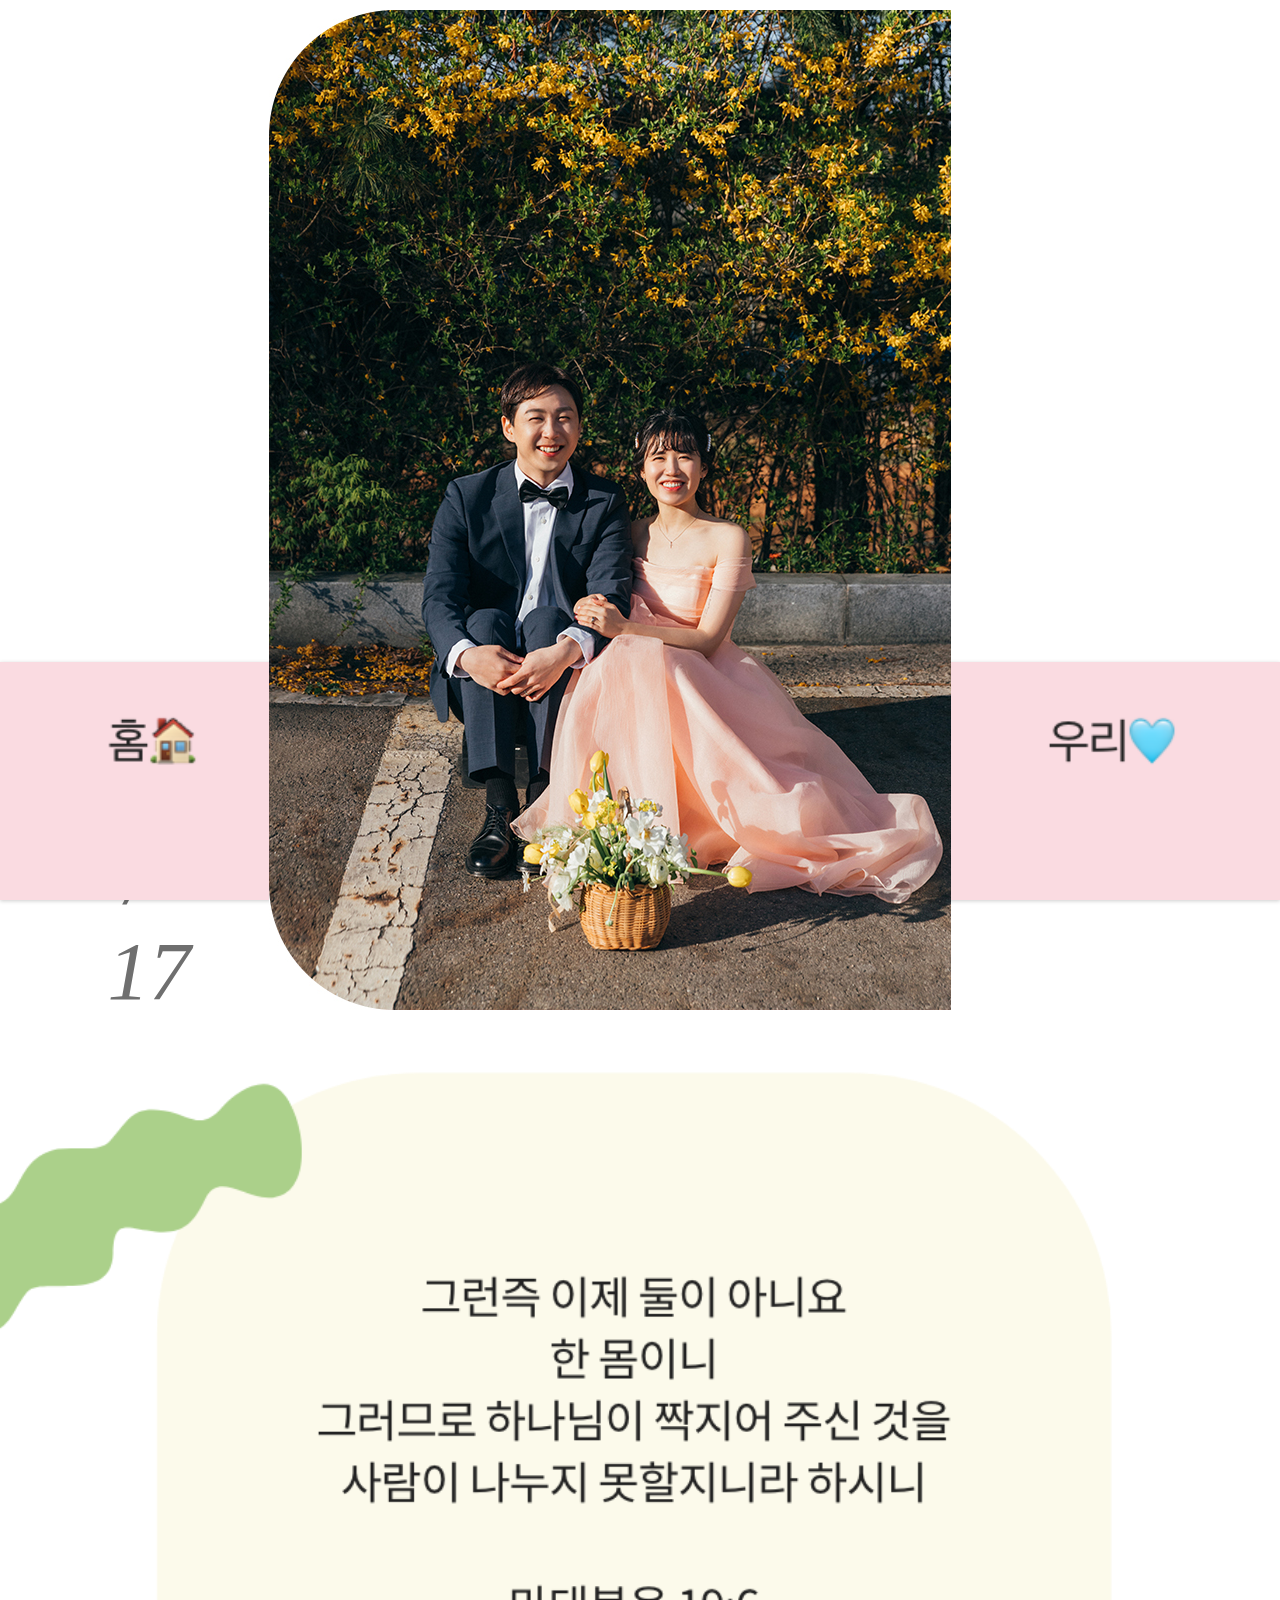
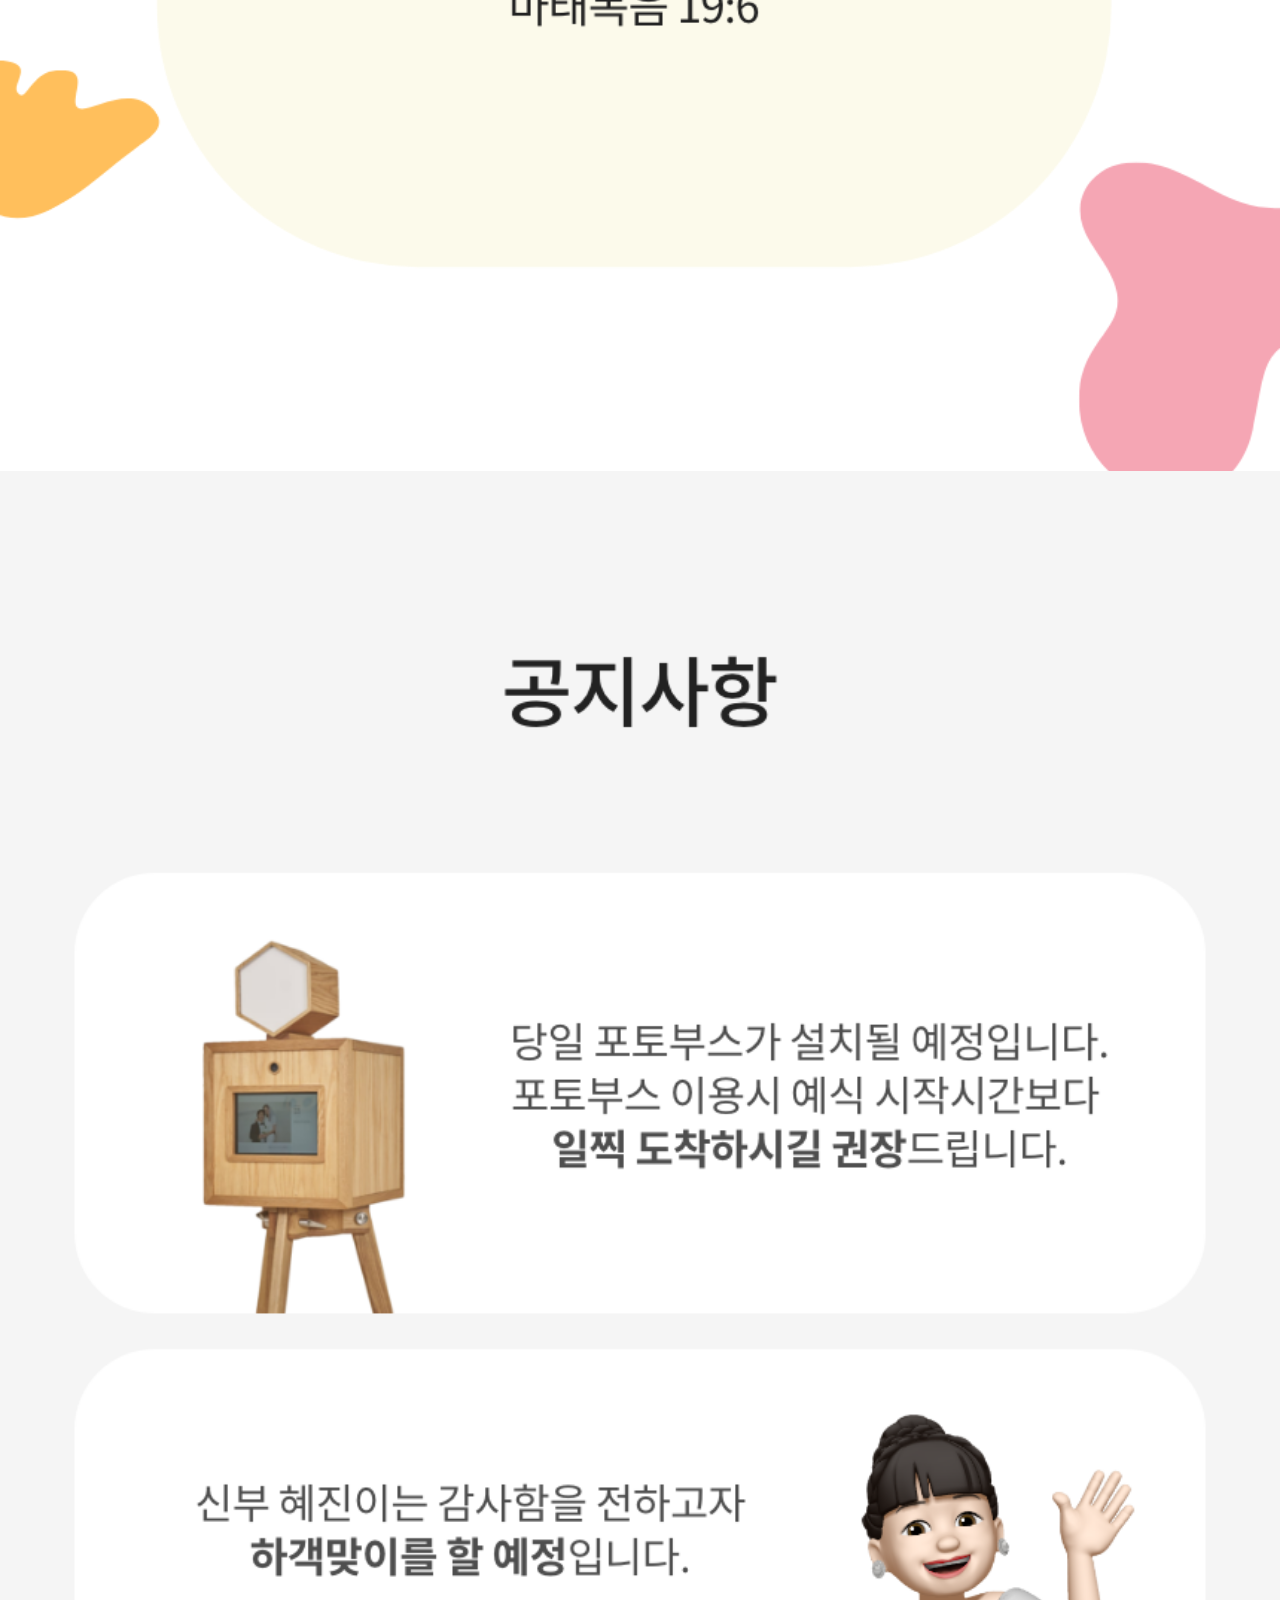
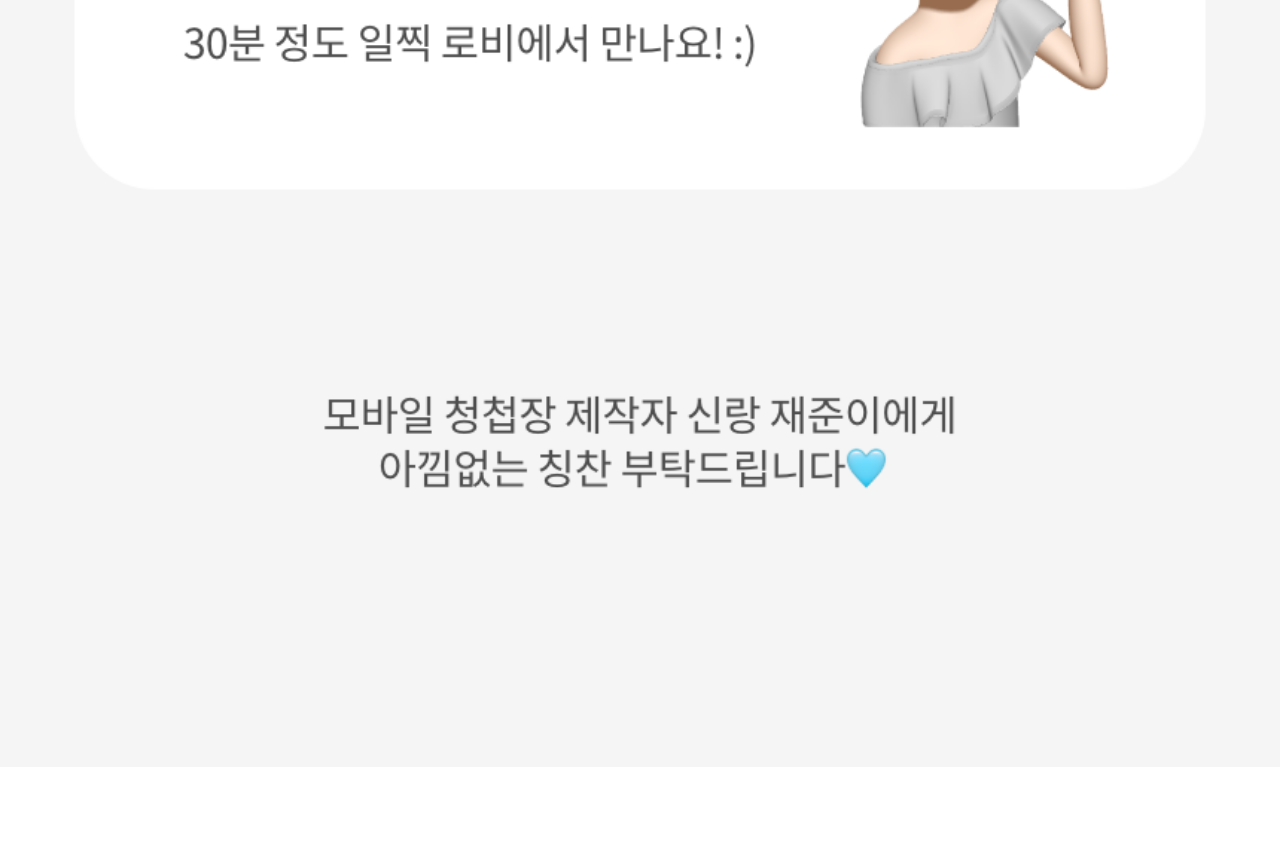
<file: index.html>
<!DOCTYPE html>
<html lang="ko">

<head>
    <meta charset="UTF-8">
    <meta name="viewport" content="width=device-width, initial-scale=1.0">
    <title>재준♥︎혜진 결혼합니다!</title>
    <meta property="og:description" content="2월 17일 오후 3시 30분! 강동역 루벨!" />
    <link rel="stylesheet" href="https://cdn.jsdelivr.net/npm/swiper@11/swiper-bundle.min.css" />
    <script src="https://cdn.jsdelivr.net/npm/swiper@11/swiper-bundle.min.js"></script>
    <link rel="stylesheet" href="styles.css">


    <meta name="theme-color" content="#white" />

    <meta name="apple-mobile-web-app-capable" content="yes" />
    <meta name="apple-mobile-web-app-status-bar-style" content="#white" />
</head>

<body>
    <main class="main-content">
        <div class="sidebar">
            <section class="wedding-date">
                <time datetime="2023-02-17">02 / 17</time>
            </section>
        </div>
        <div class="photo-container">
            <!-- Slider main container -->
            <div class="swiper">
                <!-- Additional required wrapper -->
                <div class="swiper-wrapper">
                    <!-- Slides -->
                    <div class="swiper-slide">
                        <img src="01_메인화면/01_main_02.jpg" alt="웨딩사진2">
                    </div>
                    <div class="swiper-slide">
                        <img src="01_메인화면/01_main_01.jpg" alt="웨딩사진1">
                    </div>
                    <div class="swiper-slide">
                        <img src="01_메인화면/01_main_03.jpg" alt="웨딩사진3">
                    </div>
                    <div class="swiper-slide">
                        <img src="01_메인화면/01_main_04.jpg" alt="웨딩사진4">
                    </div>
                </div>
                <!-- If we need pagination -->
                <div class="swiper-pagination"></div>

            </div>

        </div>

    </main>


    <img id='wedding-quote' src="01_메인화면/bottom.png" alt="청첩장 문구">

    <img id='notice' src="01_메인화면/공지사항.png" alt="공지사항">

    <footer>
        <nav class="navigation-bar">
            <a href="index.html" class="nav-button">
                <img src="00_공통/홈.png" alt="홈">
            </a>
            <a href="map.html" class="nav-button">
                <img src="00_공통/위치 및 시간.png" alt="위치 및 시간">
            </a>
            <a href="contact.html" class="nav-button">
                <img src="00_공통/마음 전할 곳.png" alt="마음 전할 곳">
            </a>
            <a href="us.html" class="nav-button">
                <img src="00_공통/우리.png" alt="우리">
            </a>
            <!-- 더 많은 버튼이 필요하다면 위와 같이 추가 -->
        </nav>
    </footer>

    <script>
        const swiper = new Swiper('.swiper', {
            // Optional parameters
            loop: true,

            // If we need pagination
            pagination: {
                el: '.swiper-pagination',
            },

        });
    </script>

    <style>
        .swiper {
            display: flex;
            /* 플렉스 컨테이너로 설정합니다. */
            justify-content: flex-end;
            /* 자식 요소들을 컨테이너의 끝(우측)으로 정렬합니다. */
            align-items: flex-end;
            /* 이미지를 세로 중앙에 정렬합니다. */
        }

        .swiper .swiper-pagination-bullet {
            background-color: #ffffff;
            width: 2vw;
            height: 2vw;
        }

        .swiper .swiper-pagination-bullets {
            width: initial;
            left: initial;
            right: 1.75vw;
        }

        .swiper-slide img {
            max-width: 100%;
            /* 이미지가 부모 요소의 100% 너비를 넘지 않도록 합니다. */
            height: auto;
            /* 너비에 따라 높이가 자동으로 조정되도록 합니다. */
            margin: 0.75vw 0;
            /* 상하 여백을 화면 너비의 백분율로 설정합니다. */
            display: block;
            /* 이미지가 블록 레벨 요소처럼 행동하게 합니다. */
            object-fit: cover;
            /* 이미지가 컨테이너를 가득 채우도록 합니다. */
        }
    </style>
</body>

</html>
</file>
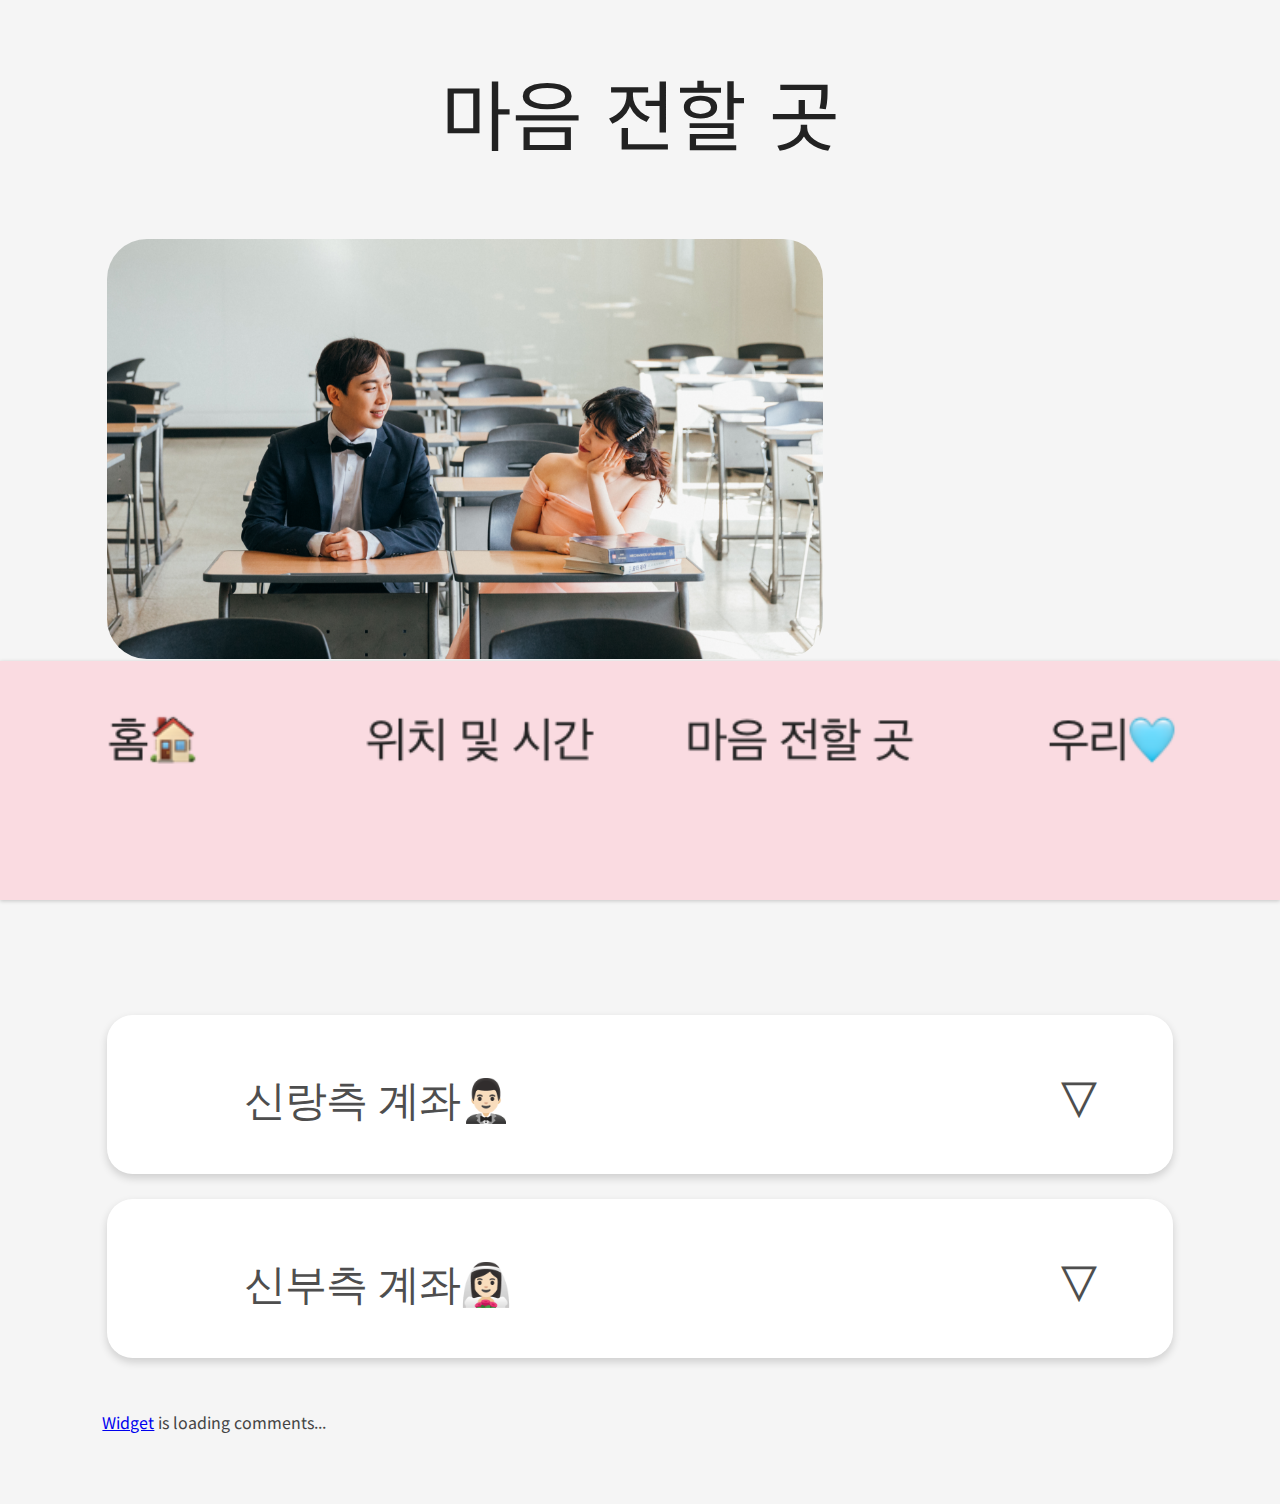
<file: contact.html>
<!DOCTYPE html>
<html lang="ko">

<head>
    <meta charset="UTF-8">
    <meta name="viewport" content="width=device-width, initial-scale=1.0">
    <meta name=”format-detection” content=”telephone=no” >
    <title>재준♥︎혜진 결혼합니다!</title>
    <link href="https://fonts.googleapis.com/css2?family=Noto+Sans+KR:wght@100;300;400;500;700;900&display=swap"
        rel="stylesheet">
    <link rel="stylesheet" href="styles.css">
    <link rel="stylesheet" href="contentstyles.css">
    <link rel="stylesheet" type="text/css"
        href="https://www.htmlcommentbox.com/static/skins/bootstrap/twitter-bootstrap.css?v=0" />
    

    <meta name="theme-color" content="#white" >

    <meta name="apple-mobile-web-app-capable" content="yes" >
    <meta name="apple-mobile-web-app-status-bar-style" content="#white" >
</head>

<body>

    <script src="contact.js"></script>
    <main>
        
        <div class="title-container">
            <h1>마음 전할 곳</h1>
        </div>

        <div class="give-mind-container">
            <img src="03_마음 전할 곳/마음전할사진.png">
            <div class="mind-text-container">
                <img src="03_마음 전할 곳/신랑신부.png" style="height: 4.42vw;">
                <div class="contact-button" onclick="showContact()">
                    <img src="03_마음 전할 곳/연락하기.png" style="height: 7.44vw;">
                </div>
            </div>
        </div>

        <div class="account-info">
            <div class="account-box">
                <div type="button" class="collapsible" onclick="collapse(this);">
                    <p>신랑측 계좌🤵🏻‍♂️</p> </div>
                <div class="account-contant">
                    <p>토스뱅크 1000-7063-4211 &nbsp;&nbsp;&nbsp;&nbsp;&nbsp;&nbsp;&nbsp;(예금주: 이재준)</p>
                    <p>기업은행 545-004536-01-014 (예금주: 이유갑)</p>
                </div>
            </div>

            <div class="account-box">
                <div type="button" class="collapsible" onclick="collapse(this);">
                    <p>신부측 계좌👰🏻‍♀️</p>
                </div>
                <div class="account-contant">
                    <p>국민은행 054902-04-167065 &nbsp;&nbsp;(예금주: 유혜진)</p>
                    <p>기업은행 042-028123-02-018 (예금주: 서해경)</p>
                </div>
            </div>
        </div>

        <div class="HCB_container">
            <div id="HCB_comment_box"><a href="http://www.htmlcommentbox.com">Widget</a> is loading comments...</div>
        </div>
        
        
        <!-- customize labels of htmlcommentbox.com -->
        <script>
            /* This code goes ABOVE the main HTML Comment Box code!
             replace the text in the single quotes below to customize labels.*/
            hcb_user = {
                /* L10N */
                comments_header: '방명록',
                name_label: '이름을 입력해주세요',
                content_label: '내용을 입력해주세요.',
                submit: '등록',
                logout_link: '<img title="log out" src="https://www.htmlcommentbox.com/static/images/door_out.svg" alt="[logout]" class="hcb-icon hcb-door-out"/>',
                admin_link: '<img src="https://www.htmlcommentbox.com/static/images/door_in.svg" alt="[login]" class="hcb-icon hcb-door-in"/>',
                no_comments_msg: 'No one has commented yet. Be the first!',
                add: 'Add your comment',
                again: 'Post another comment',
                rss: '<img src="https://www.htmlcommentbox.com/static/images/feed.svg" class="hcb-icon" alt="rss"/> ',
                said: 'said:',
                prev_page: '<img src="https://www.htmlcommentbox.com/static/images/arrow_left.png" class="hcb-icon" title="previous page" alt="[prev]"/>',
                next_page: '<img src="https://www.htmlcommentbox.com/static/images/arrow_right.png" class="hcb-icon" title="next page" alt="[next]"/>',
                showing: 'Showing',
                to: 'to',
                website_label: 'website (optional)',
                email_label: 'email',
                anonymous: '익명',
                mod_label: '(mod)',
                subscribe: 'Email Me Replies',
                add_image: 'Add Image',
                are_you_sure: 'Do you want to flag this comment as inappropriate?',

                reply: 'Reply',
                flag: 'Flag',
                like: 'Like',

                /* dates */
                days_ago: 'days ago',
                hours_ago: 'hours ago',
                minutes_ago: 'minutes ago',
                within_the_last_minute: 'within the last minute',

                msg_thankyou: '방명록 남겨주셔서 감사합니다! 행복하게 살겠습니다!',
                msg_approval: 'NOTE: This comment is not published until approved',
                msg_approval_required: 'Thank you for commenting! Your comment will appear once approved by a moderator.',

                err_bad_html: 'Your comment contained bad html.',
                err_bad_email: 'Please enter a valid email address.',
                err_too_frequent: '조금 기다리신 후 다시 작성 해 주세요.',
                err_comment_empty: '내용이 입력되지 않아 방명록이 등록되지 않았습니다.',
                err_denied: 'Your comment was not accepted.',
                err_unknown: 'Your comment was blocked for unknown reasons, please report this.',
                err_spam: 'Your comment was detected as spam.',
                err_blocked: 'Your comment was blocked by site policy.',

                /* SETTINGS */
                MAX_CHARS: 8192,
                PAGE: '', /* ID of the webpage to show comments for. defaults to the webpage the user is currently visiting. */
                ON_COMMENT: function () { }, /* Function to call after commenting. */
                RELATIVE_DATES: true /* show dates in the form "X hours ago." etc. */
            };
        </script>
        <!-- done customizing labels of htmlcommentbox.com -->
        <script type="text/javascript"
            id="hcb">  if (!window.hcb_user) { hcb_user = {}; } (function () { var s = document.createElement("script"), l = hcb_user.PAGE || ("" + window.location).replace(/'/g, "%27"), h = "https://www.htmlcommentbox.com"; s.setAttribute("type", "text/javascript"); s.setAttribute("src", h + "/jread?page=" + encodeURIComponent(l).replace("+", "%2B") + "&mod=%241%24wq1rdBcg%24G0LZ8KtzlUebUNu4fg%2Fks1" + "&opts=16798&num=10&ts=1705048693798"); if (typeof s != "undefined") document.getElementsByTagName("head")[0].appendChild(s); })();  </script>
<!-- 
        <div class="StD" style="text-align: center; margin: 0">
            <p style="font-family: 'Bodoni 72'; font-style: italic; font-size: 8.14vw;">
                Thank you!
            </p>
        </div> -->
        <link rel="stylesheet" href="CommentStyle.css">

        <!-- Contact Overlay (initially hidden) -->
        <div class="contact-overlay" id="ContactOverlay" style="display: none;">
            <div class="contact-container">
                <div style="text-align: center; font-size: 5.6vw; margin: 6.28vw;"> 📞 </div>
                <hr color="#F2F2F2" ;>
                <div class="contact-content">
                    <div class="identity-man">신랑</div>
                    <div class="name">이재준</div>
                    <div class="icon-container" style="width: 17vw;">
                        <a href="tel:010-2805-4208" target="_blank" class="map-button">
                            <img src="03_마음 전할 곳/Icon_통화.png" alt="전화_이재준">
                        </a>
                        <a href="sms:010-2805-4208" target="_blank" class="map-button">
                            <img src="03_마음 전할 곳/Icon_메시지.png" alt="메시지_이재준">
                        </a>
                    </div>
                </div>
                <div class="contact-content">
                    <div class="identity-man">신랑 아버지</div>
                    <div class="name">이유갑</div>
                    <div class="icon-container" style="width: 17vw;">
                        <a href="tel:010-9353-7605" target="_blank" class="map-button">
                            <img src="03_마음 전할 곳/Icon_통화.png" alt="전화_이유갑">
                        </a>
                        <a href="sms:010-9353-7605" target="_blank" class="map-button">
                            <img src="03_마음 전할 곳/Icon_메시지.png" alt="메시지_이유갑">
                        </a>
                    </div>
                </div>
                <div class="contact-content">
                    <div class="identity-man">신랑 어머니</div>
                    <div class="name">홍종선</div>
                    <div class="icon-container" style="width: 17vw;">
                        <a href="tel:010-3484-4208" target="_blank" class="map-button">
                            <img src="03_마음 전할 곳/Icon_통화.png" alt="전화_홍종선">
                        </a>
                        <a href="sms:010-3484-4208" target="_blank" class="map-button">
                            <img src="03_마음 전할 곳/Icon_메시지.png" alt="메시지_홍종선">
                        </a>
                    </div>
                </div>
                <hr color="#F2F2F2" ;>
                <div class="contact-content">
                    <div class="identity-woman">신부</div>
                    <div class="name">유혜진</div>
                    <div class="icon-container" style="width: 17vw;">
                        <a href="tel:010-3397-8934" target="_blank" class="map-button">
                            <img src="03_마음 전할 곳/Icon_통화.png" alt="전화_유혜진">
                        </a>
                        <a href="sms:010-3397-8934" target="_blank" class="map-button">
                            <img src="03_마음 전할 곳/Icon_메시지.png" alt="메시지_유혜진">
                        </a>
                    </div>
                </div>
                <div class="contact-content">
                    <div class="identity-woman">신부 어머니</div>
                    <div class="name">서해경</div>
                    <div class="icon-container" style="width: 17vw;">
                        <a href="tel:010-2064-8934" target="_blank" class="map-button">
                            <img src="03_마음 전할 곳/Icon_통화.png" alt="전화_서해경">
                        </a>
                        <a href="sms:010-2064-8934" target="_blank" class="map-button">
                            <img src="03_마음 전할 곳/Icon_메시지.png" alt="메시지_서해경">
                        </a>
                    </div>
                </div>

                <!-- Close button -->
                <button onclick="closeContact()">
                    <img src="04_우리/아이콘/버튼_닫기.png" alt="닫기"></button>
            </div>

        </div>


    </main>
    <footer>
        <nav class="navigation-bar">
            <a href="index.html" class="nav-button">
                <img src="00_공통/홈.png" alt="홈">
            </a>
            <a href="map.html" class="nav-button">
                <img src="00_공통/위치 및 시간.png" alt="위치 및 시간">
            </a>
            <a href="contact.html" class="nav-button">
                <img src="00_공통/마음 전할 곳.png" alt="마음 전할 곳">
            </a>
            <a href="us.html" class="nav-button">
                <img src="00_공통/우리.png" alt="우리">
            </a>
            <!-- 더 많은 버튼이 필요하다면 위와 같이 추가 -->
        </nav>
    </footer>


</body>

</html>
</file>
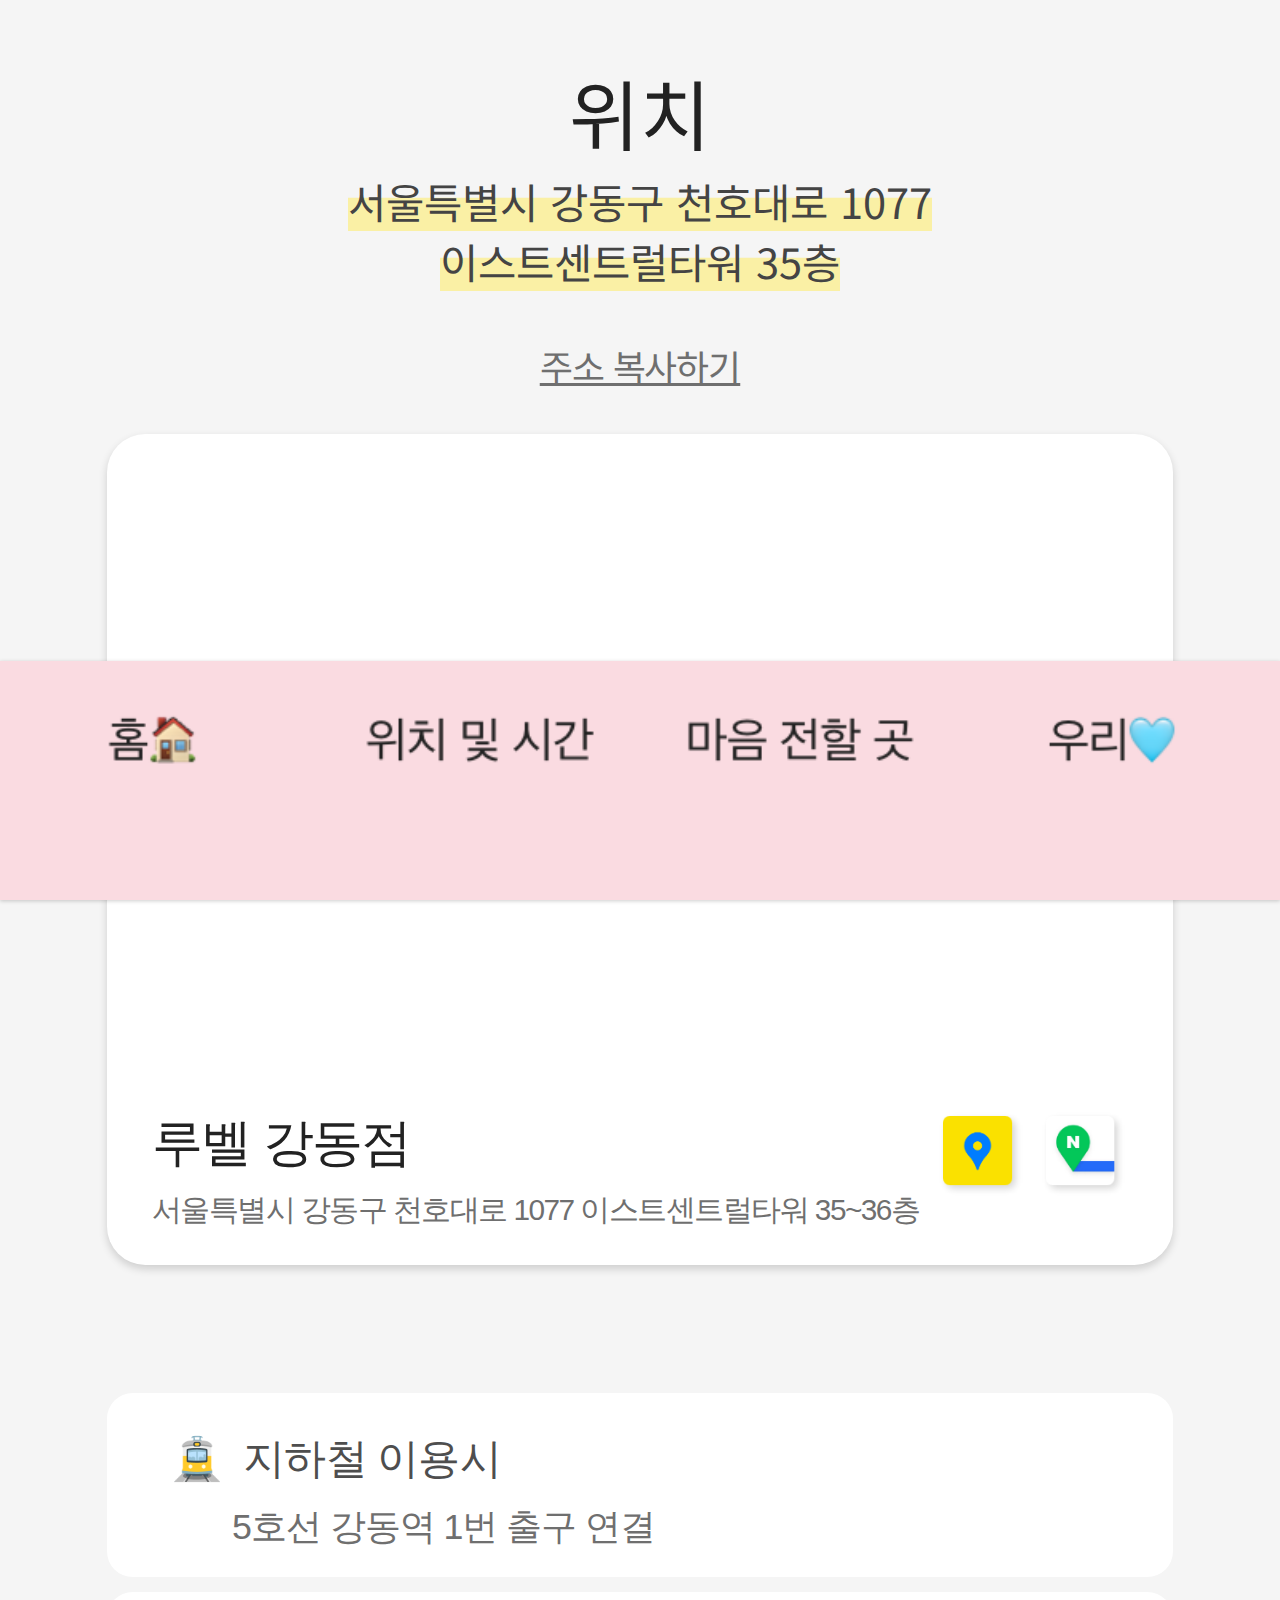
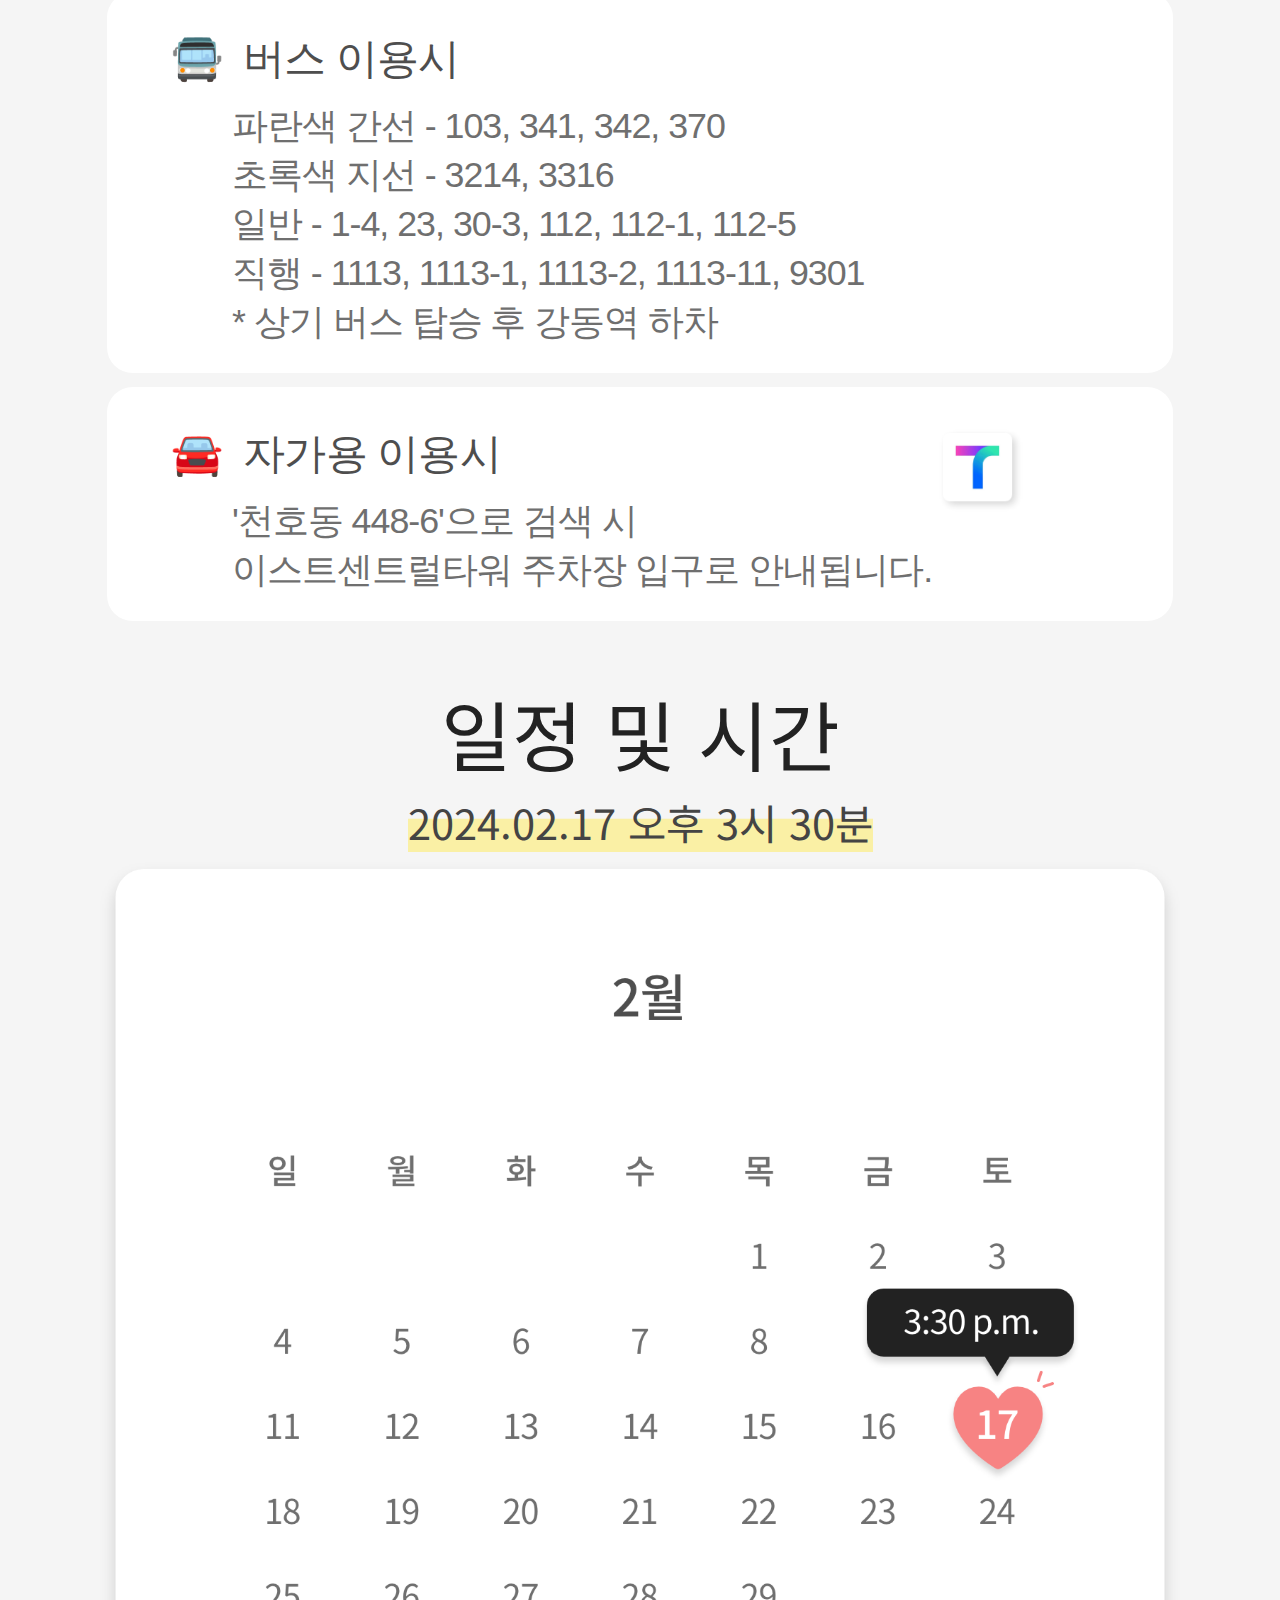
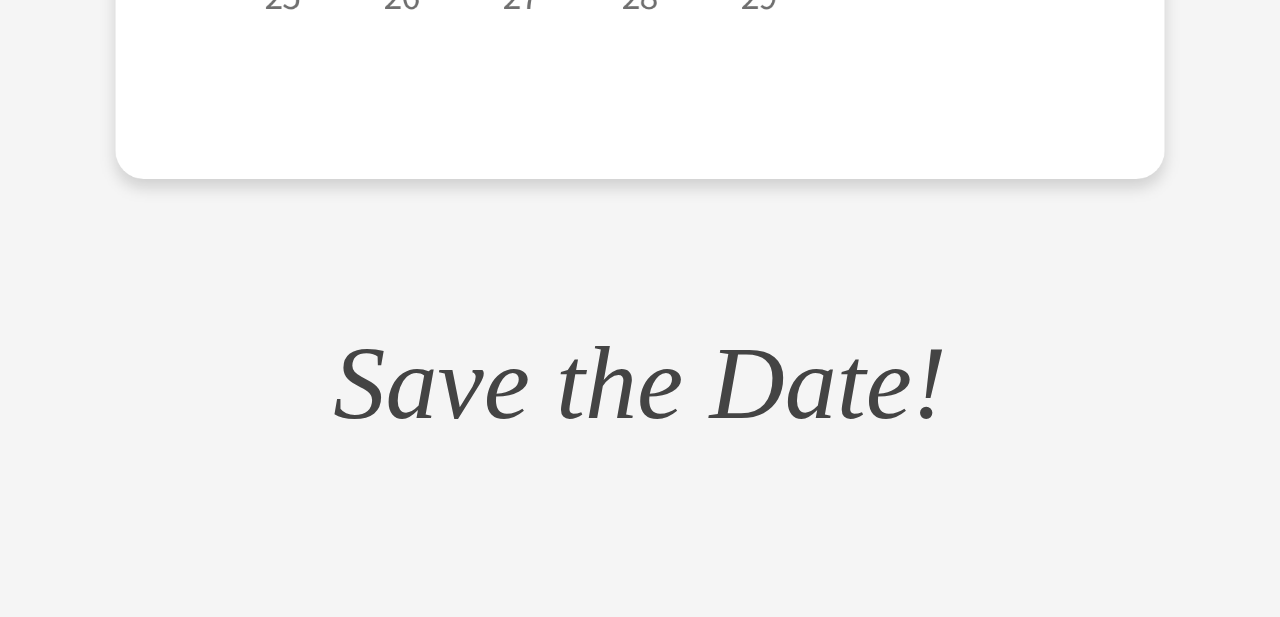
<file: map.html>
<!DOCTYPE html>
<html lang="ko">

<head>
    <meta charset="UTF-8">
    <meta name="viewport" content="width=device-width, initial-scale=1.0">
    <title>재준♥︎혜진 결혼합니다!</title>
    <link href="https://fonts.googleapis.com/css2?family=Noto+Sans+KR:wght@100;300;400;500;700;900&display=swap"
        rel="stylesheet">
    <link rel="stylesheet" href="styles.css">
    <link rel="stylesheet" href="contentstyles.css">

    <meta name="theme-color" content="#white" />
    
    <meta name="apple-mobile-web-app-capable" content="yes" />
    <meta name="apple-mobile-web-app-status-bar-style" content="#white" />
</head>

<body>

    <main>
        <div class="title-container">
            <h1>위치</h1>
            <p style="display: inline; box-shadow:inset 0 -2.6vw 0 #FAF0A5;">서울특별시 강동구 천호대로 1077<br>
                이스트센트럴타워 35층</p>
            <p><a onClick="clickHandler()">주소 복사하기</a></p>    

        </div>

        <div class="map-container">
            <div id="map">
                <iframe
                    src="https://www.google.com/maps/embed?pb=!1m18!1m12!1m3!1d3163.8014729893816!2d127.12971087662098!3d37.53617687204654!2m3!1f0!2f0!3f0!3m2!1i1024!2i768!4f13.1!3m3!1m2!1s0x357caf3644f801dd%3A0x36806d7d88692f82!2z66Oo67KoIOqwleuPmeygkA!5e0!3m2!1sko!2skr!4v1703163908954!5m2!1sko!2skr"
                    width="600" height="450" style="border:0;" allowfullscreen="" loading="lazy"
                    referrerpolicy="no-referrer-when-downgrade"></iframe>
            </div>

            <div class="map-info">
                <div class="map-info-wrap">
                    <div class="map-info1">
                        <p>
                            루벨 강동점</p>
                    </div>
                    <div class="map-info2">
                        <p>
                            서울특별시 강동구 천호대로 1077 이스트센트럴타워 35~36층</p>
                    </div>
                </div>
                
                <div class="icon-container">
                    <a href="https://place.map.kakao.com/1688944966" target="_blank" class="map-button">
                        <img src="02_위치 및 시간/symbol_카카오맵.png" alt="카카오맵">
                    </a>
                    <a href="https://naver.me/5JJQMPOY" target="_blank" class="map-button">
                        <img src="02_위치 및 시간/symbol_네이버 지도.png" alt="네이버 지도">
                    </a>
                </div>
            </div>
            
        </div>

        <div class="trans-info">
            <div class="info">
                <div class="info-title">
                    <p>🚊 &nbsp;지하철 이용시</p>
                </div>
                <div class="info-content">
                    <p>5호선 강동역 1번 출구 연결</p>
                </div>
            </div>

            <div class="info">
                <div class="info-title">
                    <p>🚍 &nbsp;버스 이용시</p>
                </div>
                <div class="info-content">
                    <p>
                        파란색 간선 - 103, 341, 342, 370 <br>
                        초록색 지선 - 3214, 3316 <br>
                        일반 - 1-4, 23, 30-3, 112, 112-1, 112-5 <br>
                        직행 - 1113, 1113-1, 1113-2, 1113-11, 9301 <br>
                        * 상기 버스 탑승 후 강동역 하차
                    </p>
                </div>
            </div>

            <div class="info">
                <div class="info-wrap">
                    <div class="info-inner">
                        <div class="info-title">
                            <p>🚘 &nbsp;자가용 이용시</p>
                        </div>
                        <div class="info-content">
                            <p>
                                '천호동 448-6'으로 검색 시<br>
                                이스트센트럴타워 주차장 입구로 안내됩니다.
                            </p>
                        </div>
                    </div>
                    <div class="icon-container">
                        <a href="https://surl.tmobiapi.com/aba876ef" target="_blank" class="map-button">
                            <img src="02_위치 및 시간/symbol_T맵.png" alt="T맵">
                        </a>
                        <!-- 카카오내비 링크 api사용해서 추가 필요 -->
                        <!-- <a href="https://place.map.kakao.com/1688944966" target="_blank" class="map-button">
                            <img src="02_위치 및 시간/symbol_카카오내비.png" alt="카카오내비">
                        </a> -->
                    </div>
                </div> 
            </div>
        </div>


        <div class="title-container">
            <h1>일정 및 시간</h1>
            <p style="display: inline; box-shadow:inset 0 -2.6vw 0 #FAF0A5;">2024.02.17 오후 3시 30분</p>

        </div>

        <div class="cal-container">
            <img src="02_위치 및 시간/달력.png" alt="달력">
        </div>

        <div class="StD" style="text-align: center; margin: 0">
            <p style="font-family: 'Bodoni 72'; font-style: italic; font-size: 8.14vw;">
                Save the Date!
            </p>
        </div>


    </main>



    <footer>
        <nav class="navigation-bar">
            <a href="index.html" class="nav-button">
                <img src="00_공통/홈.png" alt="홈">
            </a>
            <a href="map.html" class="nav-button">
                <img src="00_공통/위치 및 시간.png" alt="위치 및 시간">
            </a>
            <a href="contact.html" class="nav-button">
                <img src="00_공통/마음 전할 곳.png" alt="마음 전할 곳">
            </a>
            <a href="us.html" class="nav-button">
                <img src="00_공통/우리.png" alt="우리">
            </a>
            <!-- 더 많은 버튼이 필요하다면 위와 같이 추가 -->
        </nav>
    </footer>

    <!-- <script>// 네이버 지도 생성
        // var company = new naver.maps.LatLng(37.522158, 127.038865),
        var map = new naver.maps.Map('map', {
            center: new naver.maps.LatLng(37.5221839, 127.0390057),
            zoom: 16,
        });
        var marker = new naver.maps.Marker({
            position: new naver.maps.LatLng(37.5221839, 127.0390057),
            map: map,
        });

        if (typeof jQuery == 'undefined') {
            var script = document.createElement('script');
            script.type = "text/javascript";
            script.src = "http://ajax.googleapis.com/ajax/libs/jquery/1.11.0/jquery.min.js";
            document.getElementsByTagName('head')[0].appendChild(script);
        }
    </script> -->

    <script>
        function clickHandler() {
                const el = document.createElement(`textarea`)
                el.value = "서울특별시 강동구 천호대로 1077 이스트센트럴타워 35층"
                el.setAttribute(`readonly`, ``)
                document.body.appendChild(el)
                el.select()
                document.execCommand(`copy`)
                document.body.removeChild(el)
                alert('주소가 복사되었습니다.\n필요하신 곳에 붙여넣기 하세요!')
            }
    </script>
</body>

</html>
</file>
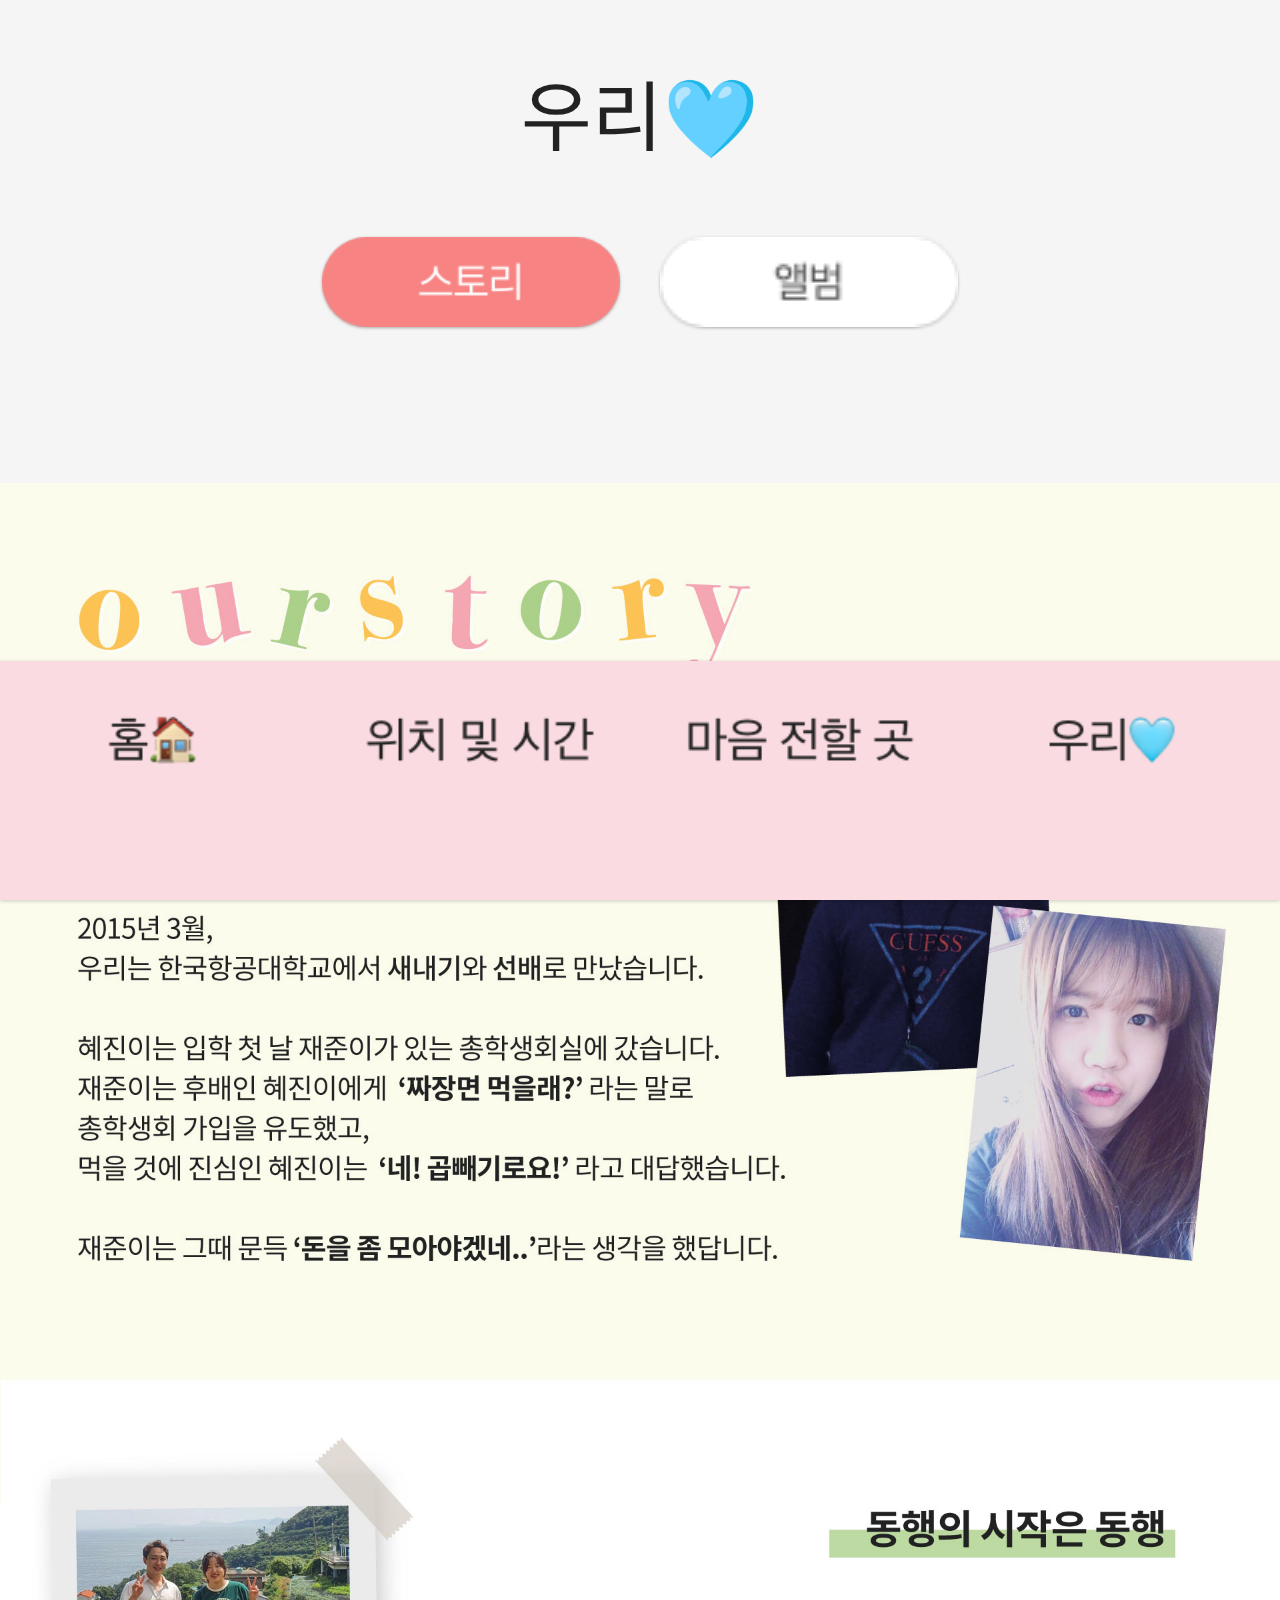
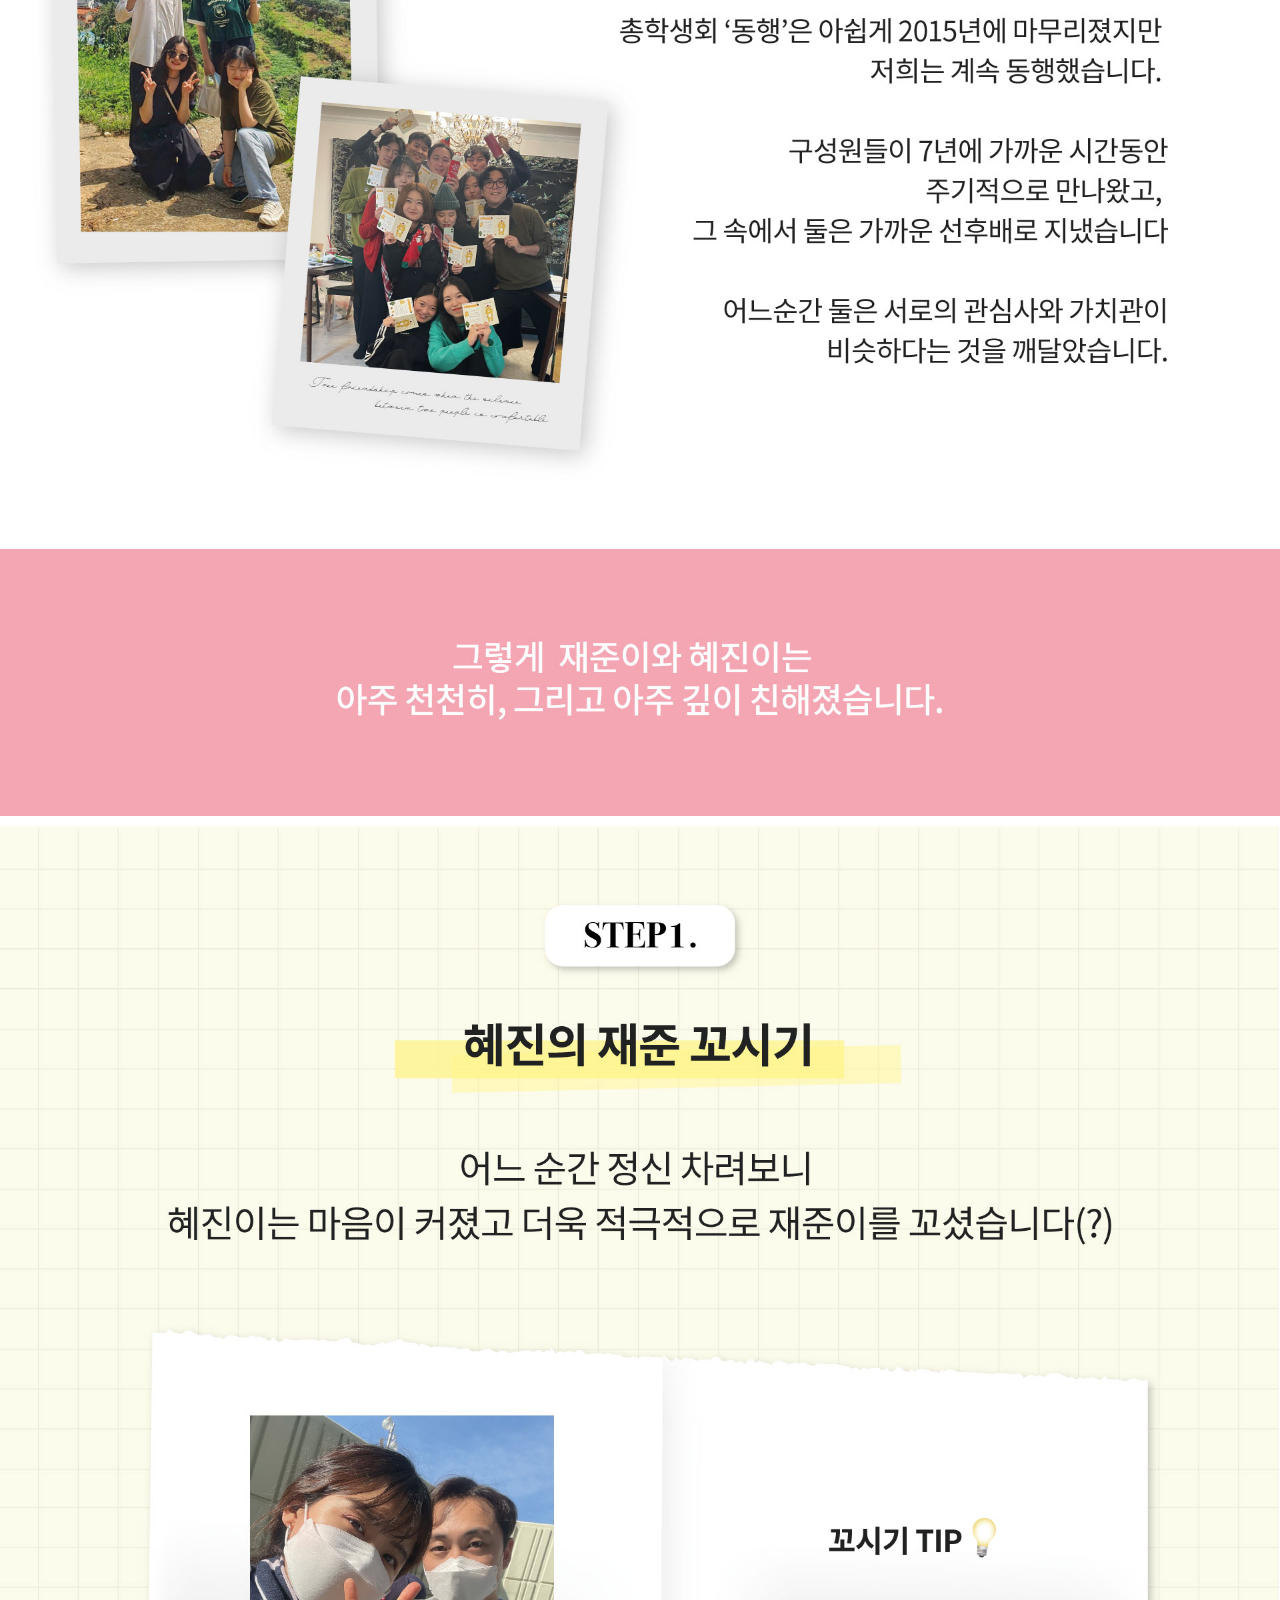
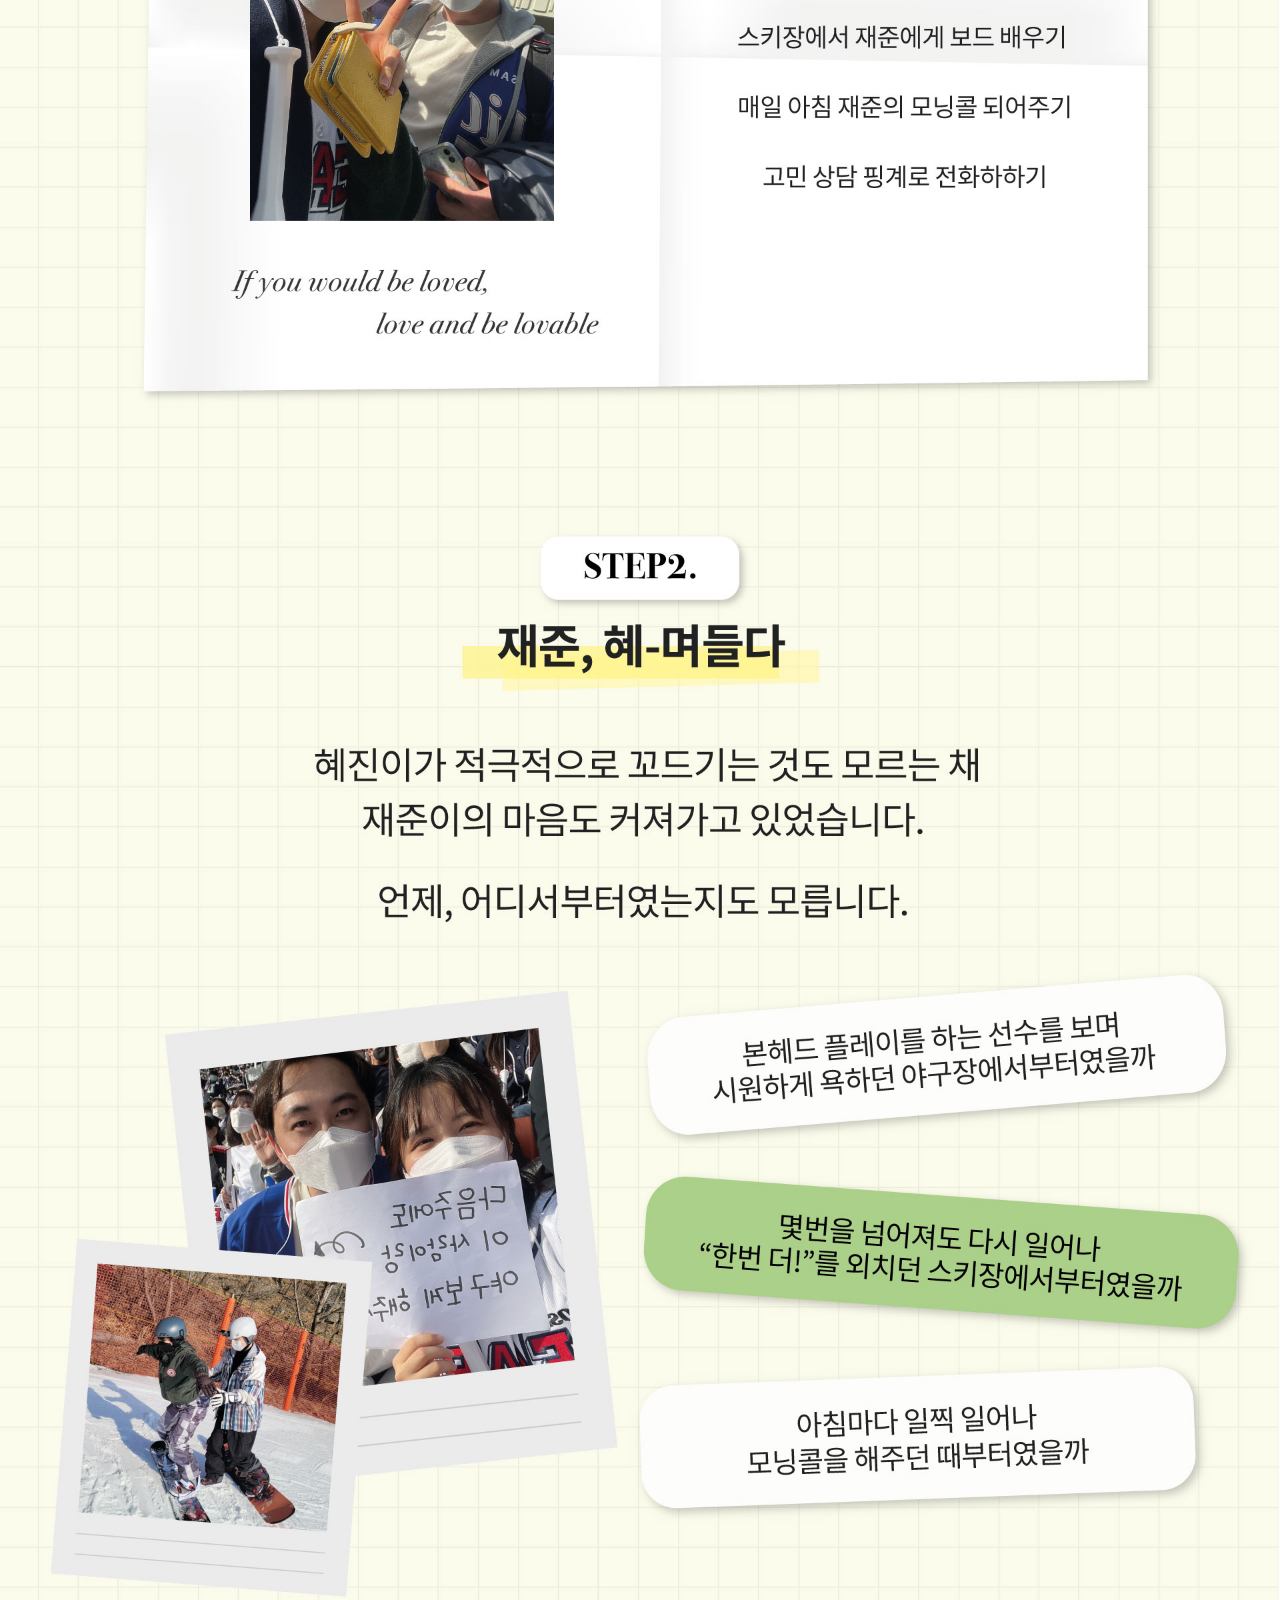
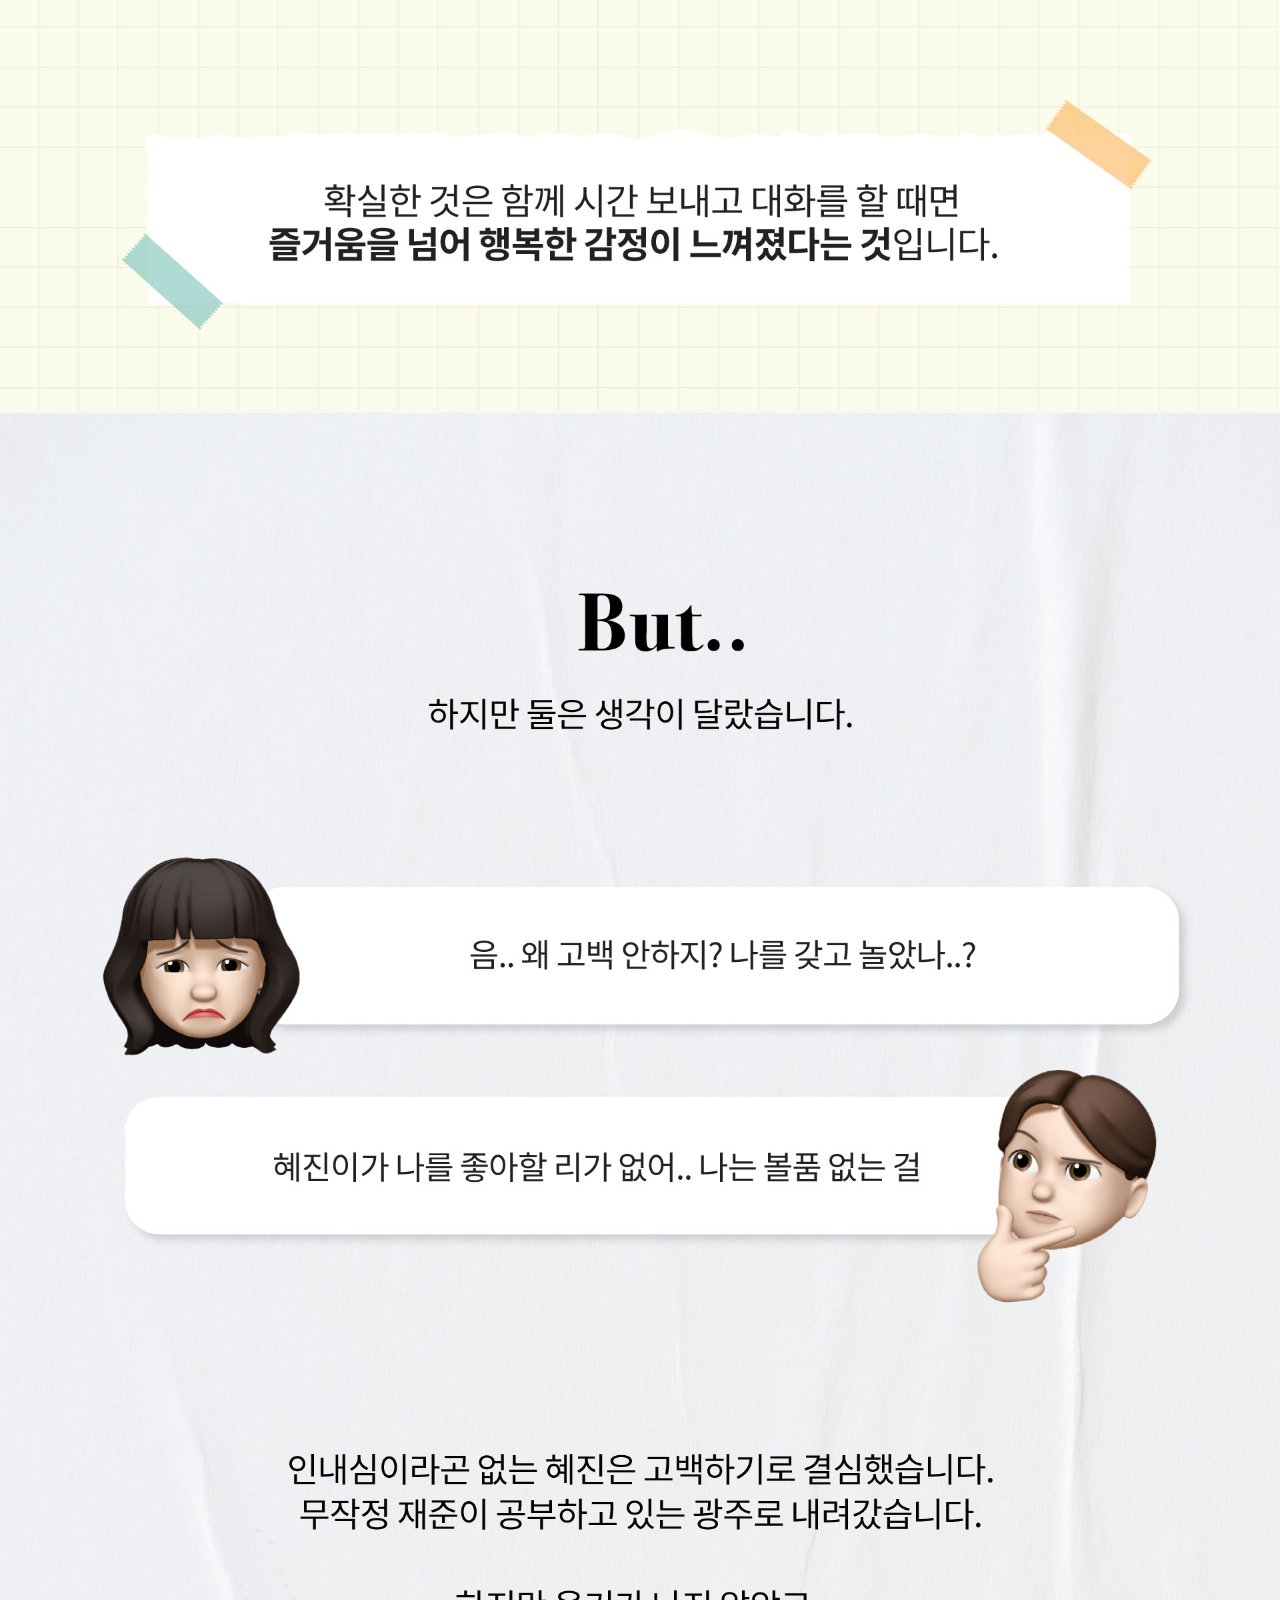
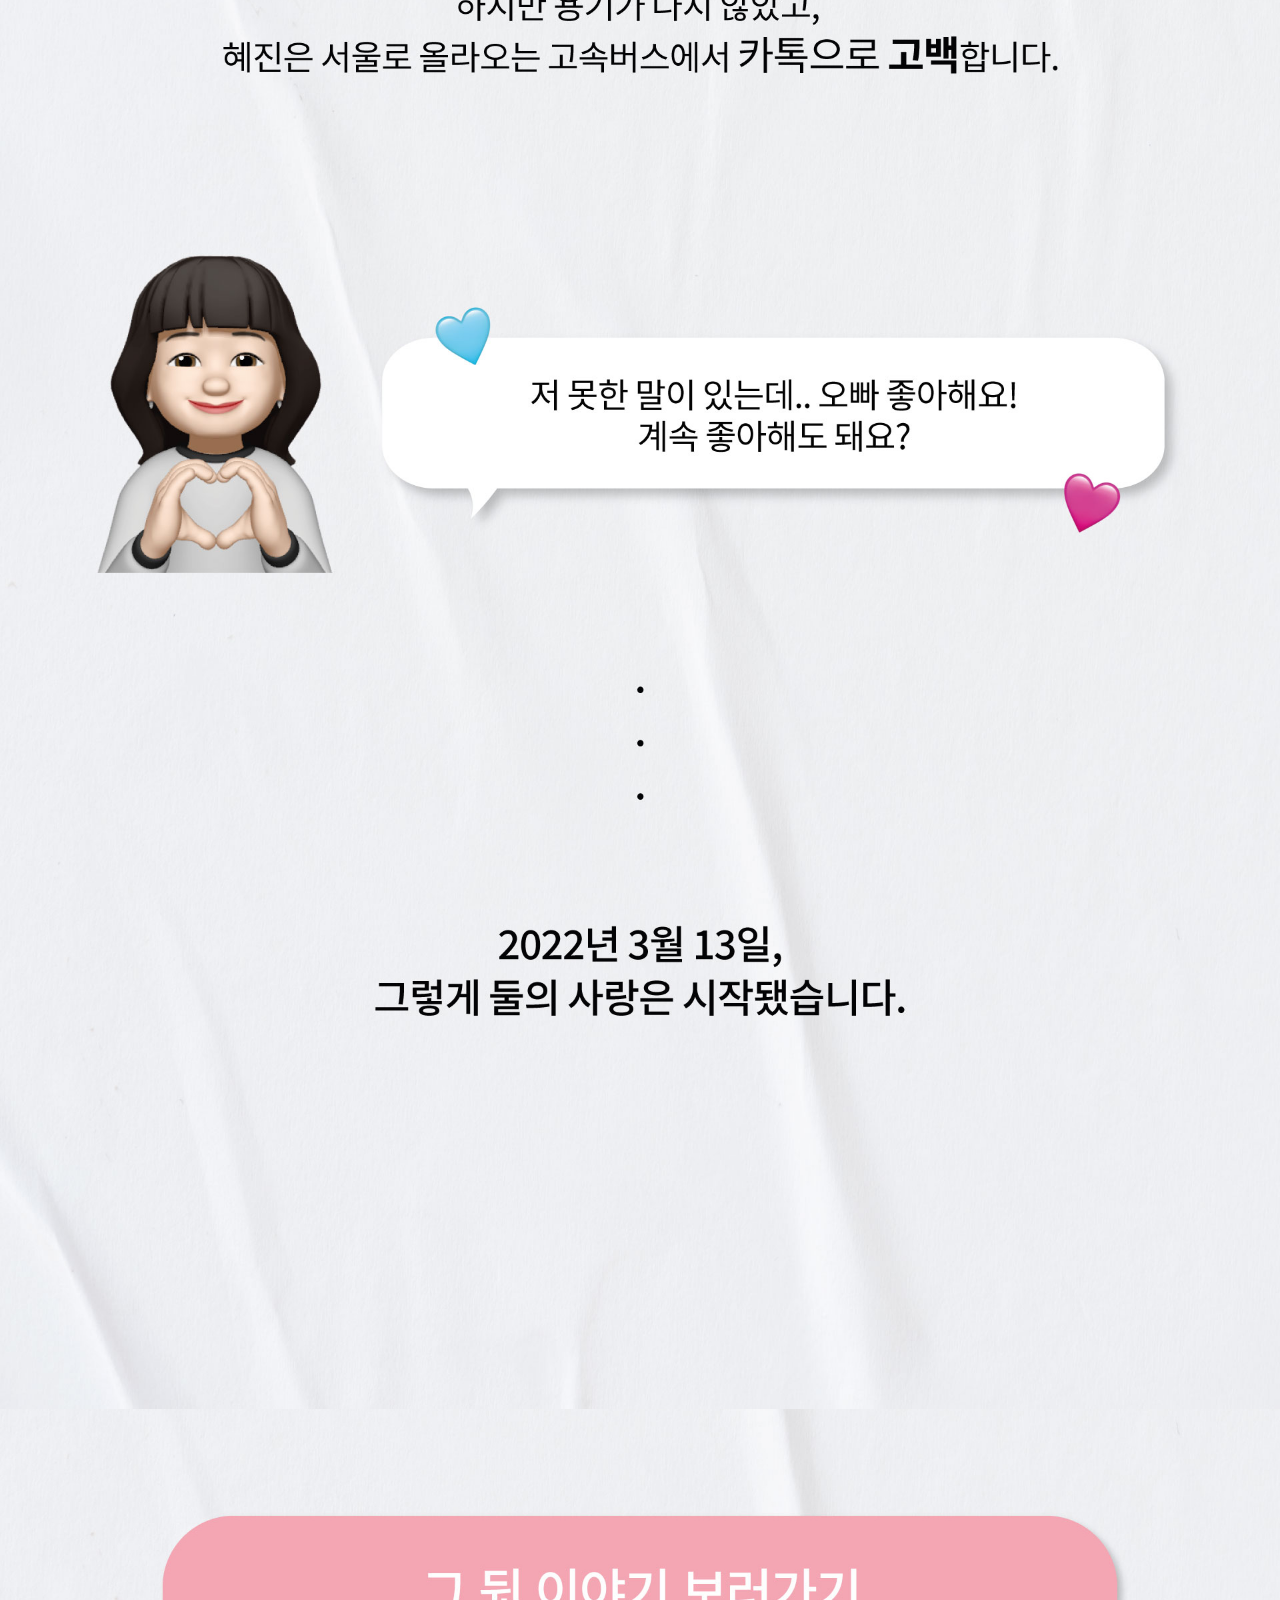
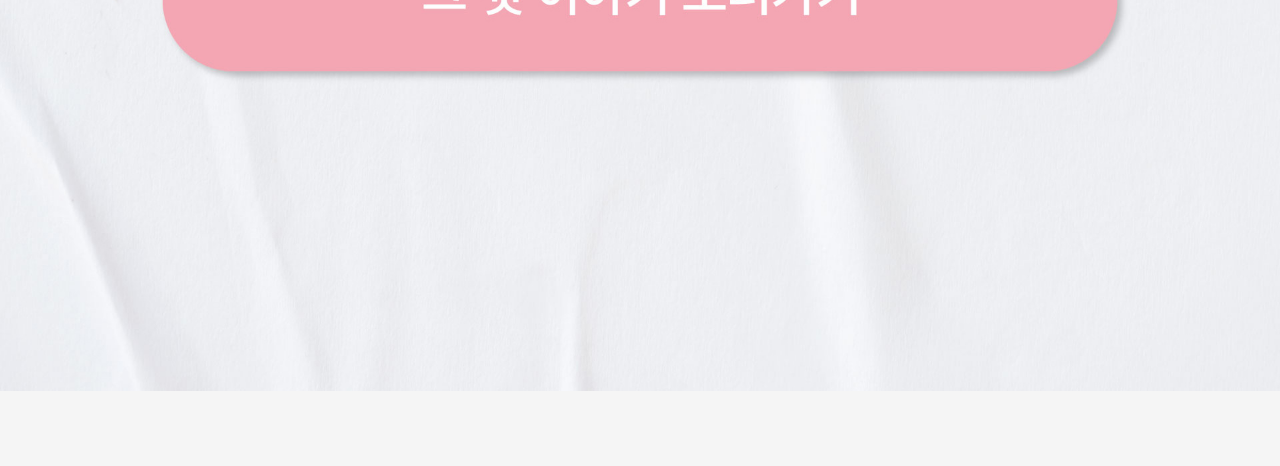
<file: us.html>
<!DOCTYPE html>
<html lang="ko">

<head>
    <meta charset="UTF-8">
    <meta name="viewport" content="width=device-width, initial-scale=1.0">
    <title>재준♥︎혜진 결혼합니다!</title>
    <link href="https://fonts.googleapis.com/css2?family=Noto+Sans+KR:wght@100;300;400;500;700;900&display=swap"
        rel="stylesheet">
    <link rel="stylesheet" href="styles.css">
    <link rel="stylesheet" href="contentstyles.css">

    <meta name="theme-color" content="#white" />
    
    <meta name="apple-mobile-web-app-capable" content="yes" />
    <meta name="apple-mobile-web-app-status-bar-style" content="#white" />
</head>

<body>
    <main>
        <div class="title-container">
            <h1>우리🩵</h1>
        
            <div class="button-container">
                <a href="us.html" class="button-us">
                    <img src="04_우리/아이콘/p1버튼_스토리.png" alt="스토리"></a>
            
                <a href="us2.html" class="button-us">
                    <img src="04_우리/아이콘/p1버튼_사진첩.png" alt="사진첩"></a>
            </div>
        </div>

        <div class="Story-board">
            <img src="04_우리/Story.jpeg" alt="스토리 사진">
            <a href="us2.html">
            <img src="04_우리/Storybtn.jpeg" alt="스토리 버튼" style="margin-top: -5px;"></a>
        </div>
        
    </main>
    <footer>
        <nav class="navigation-bar">
            <a href="index.html" class="nav-button">
                <img src="00_공통/홈.png" alt="홈">
            </a>
            <a href="map.html" class="nav-button">
                <img src="00_공통/위치 및 시간.png" alt="위치 및 시간">
            </a>
            <a href="contact.html" class="nav-button">
                <img src="00_공통/마음 전할 곳.png" alt="마음 전할 곳">
            </a>
            <a href="us.html" class="nav-button">
                <img src="00_공통/우리.png" alt="우리">
            </a>
            <!-- 더 많은 버튼이 필요하다면 위와 같이 추가 -->
        </nav>
    </footer>
</body>

</html>
</file>
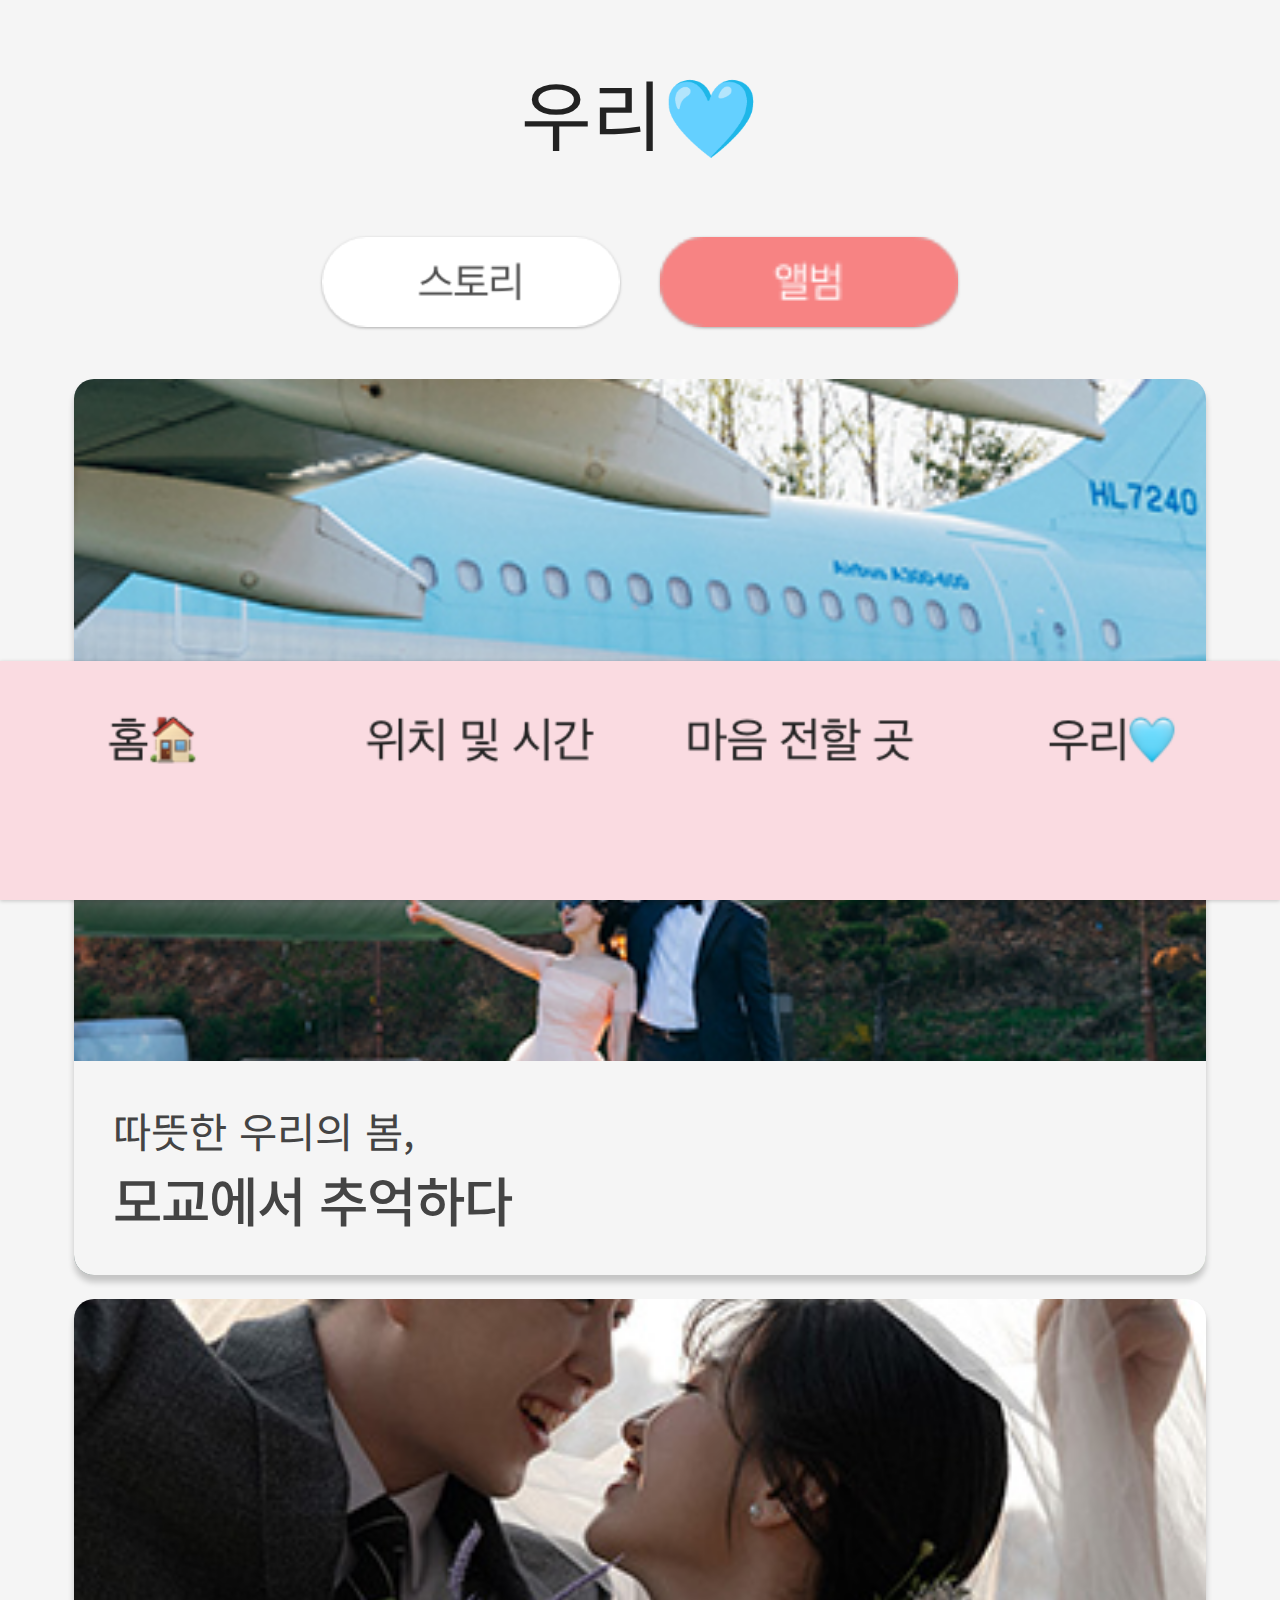
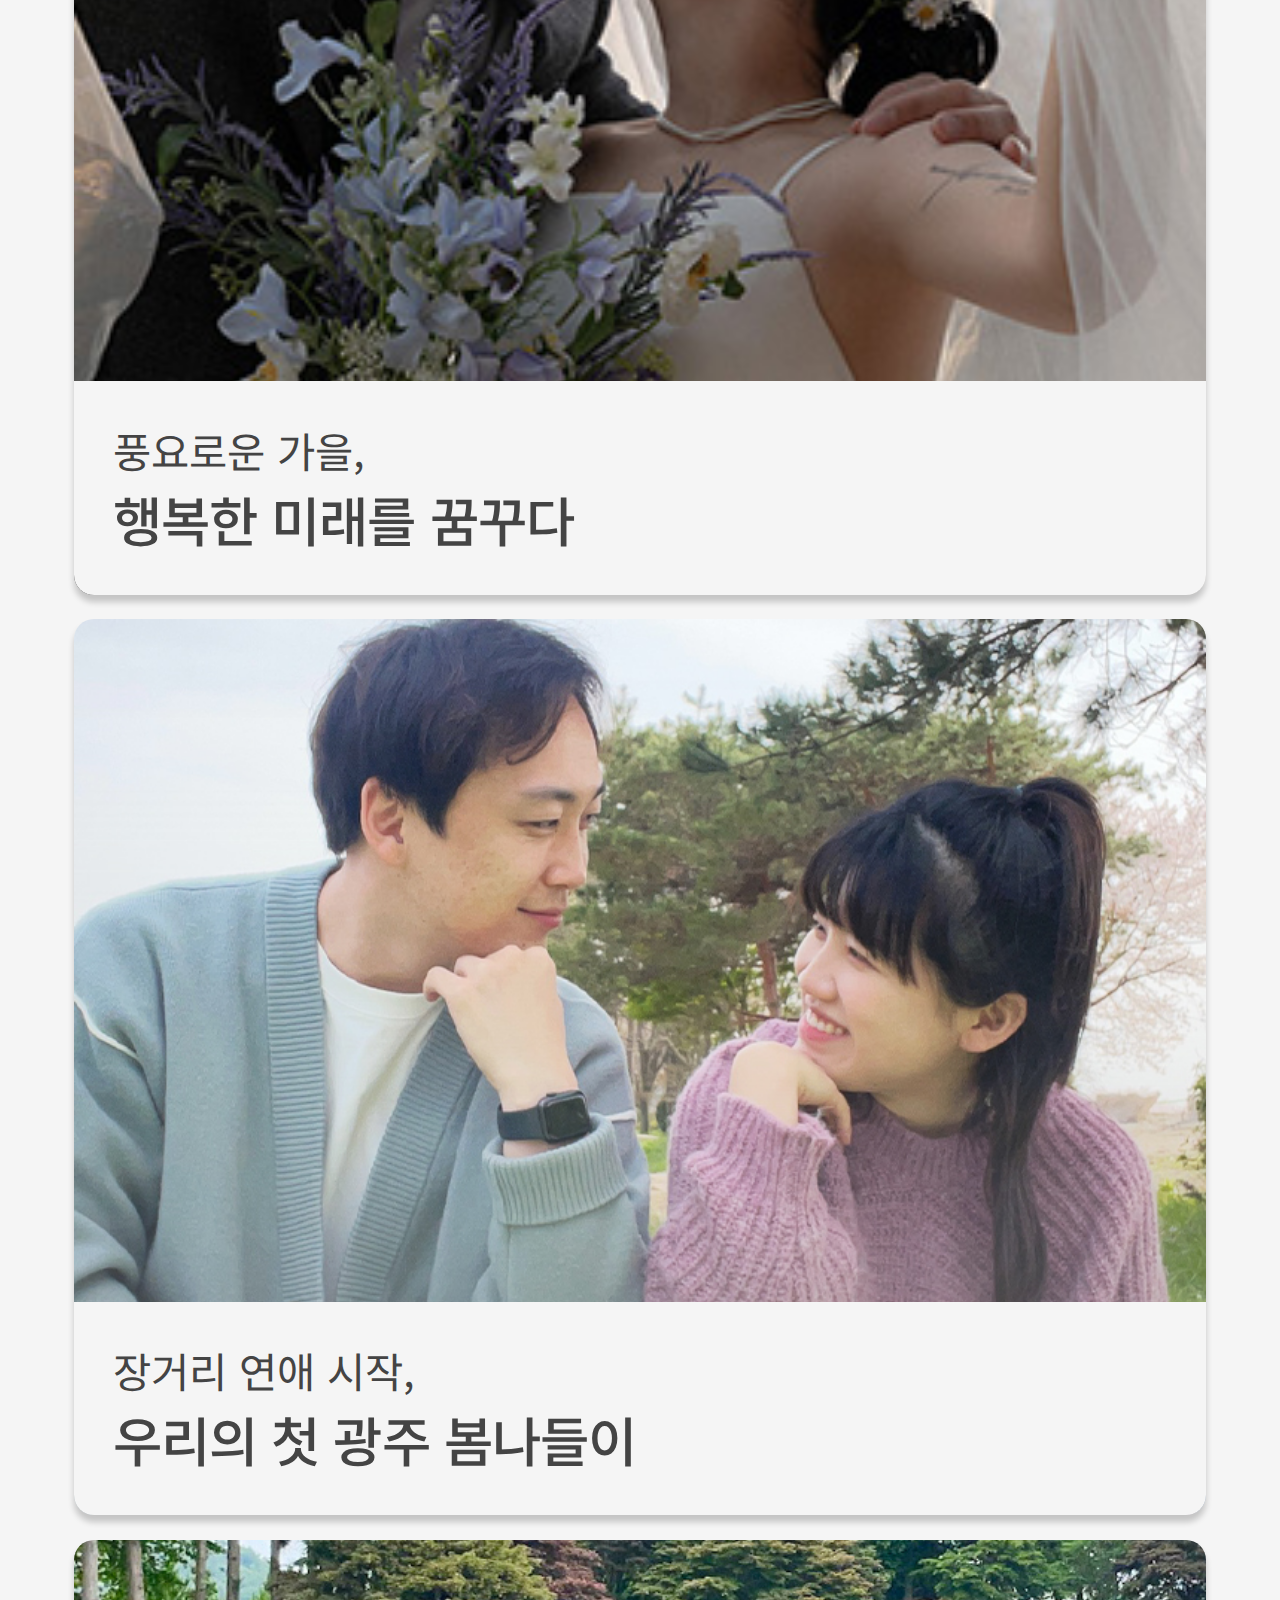
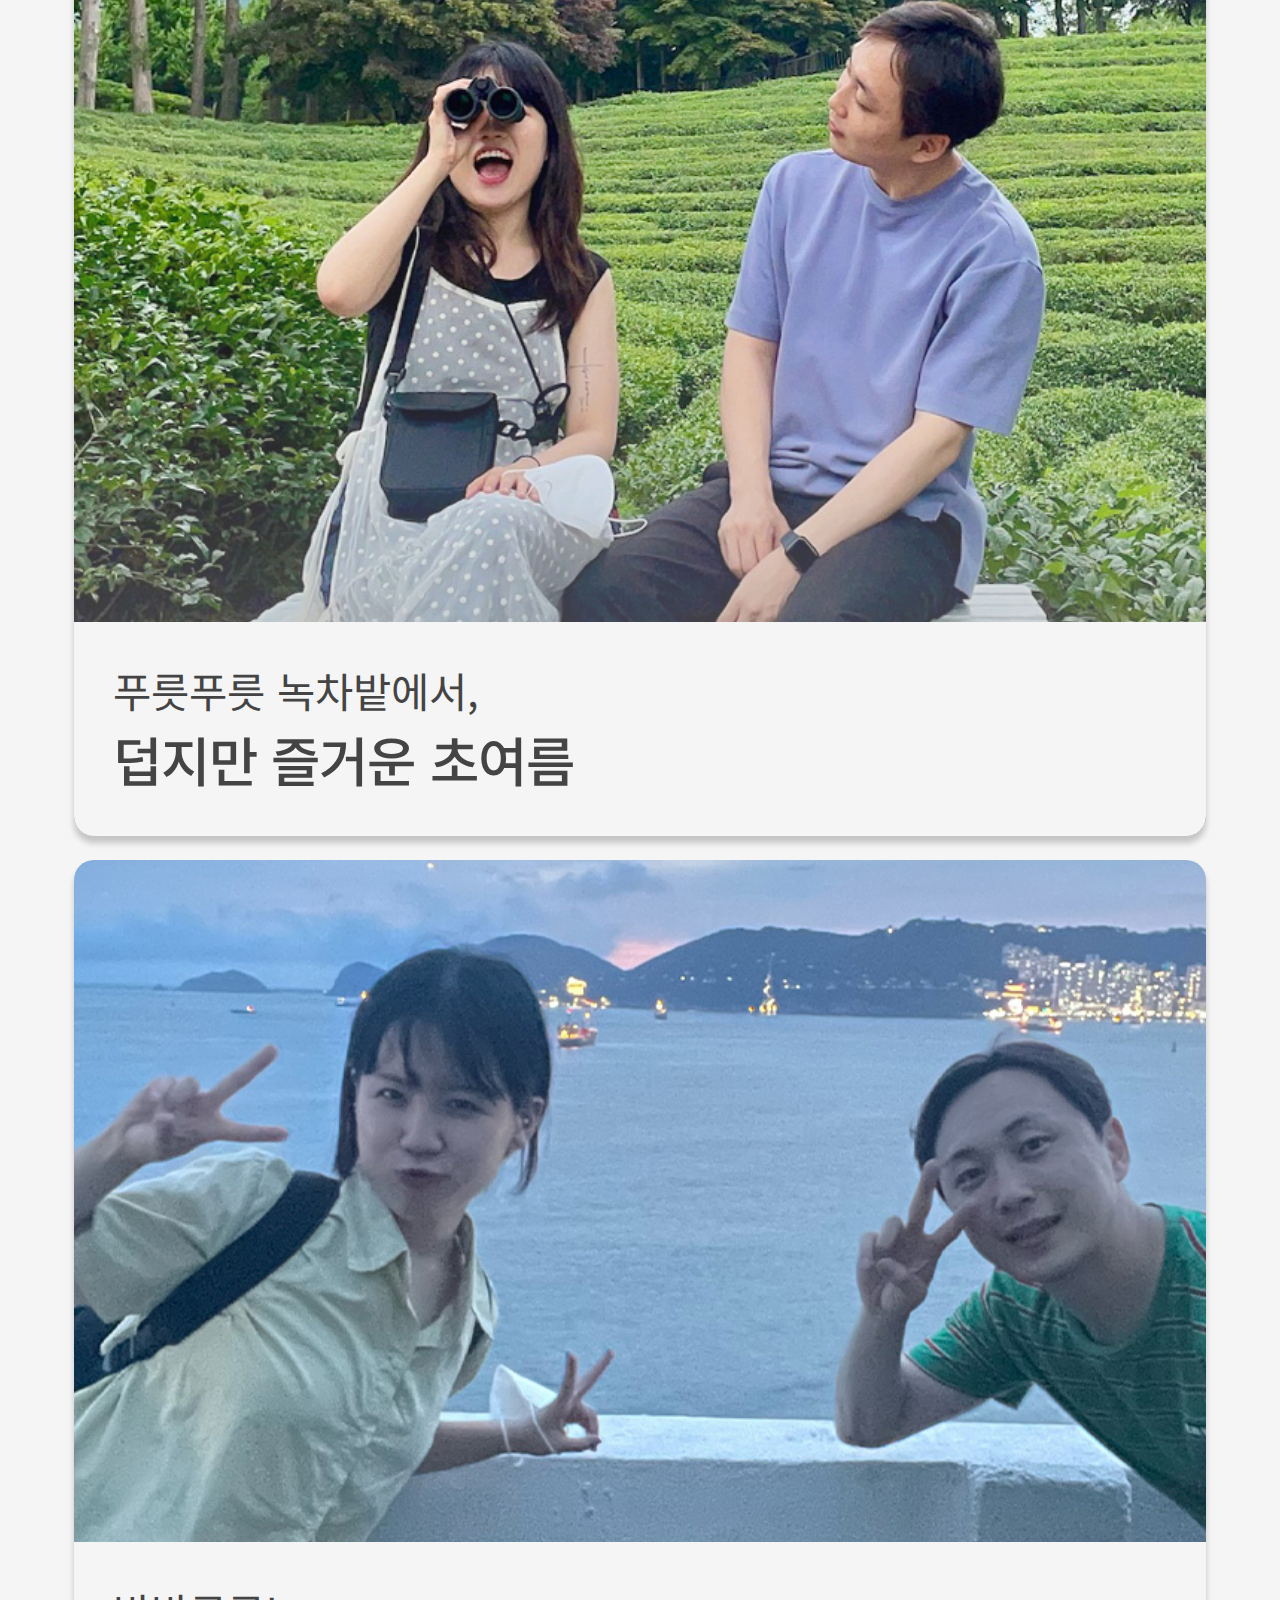
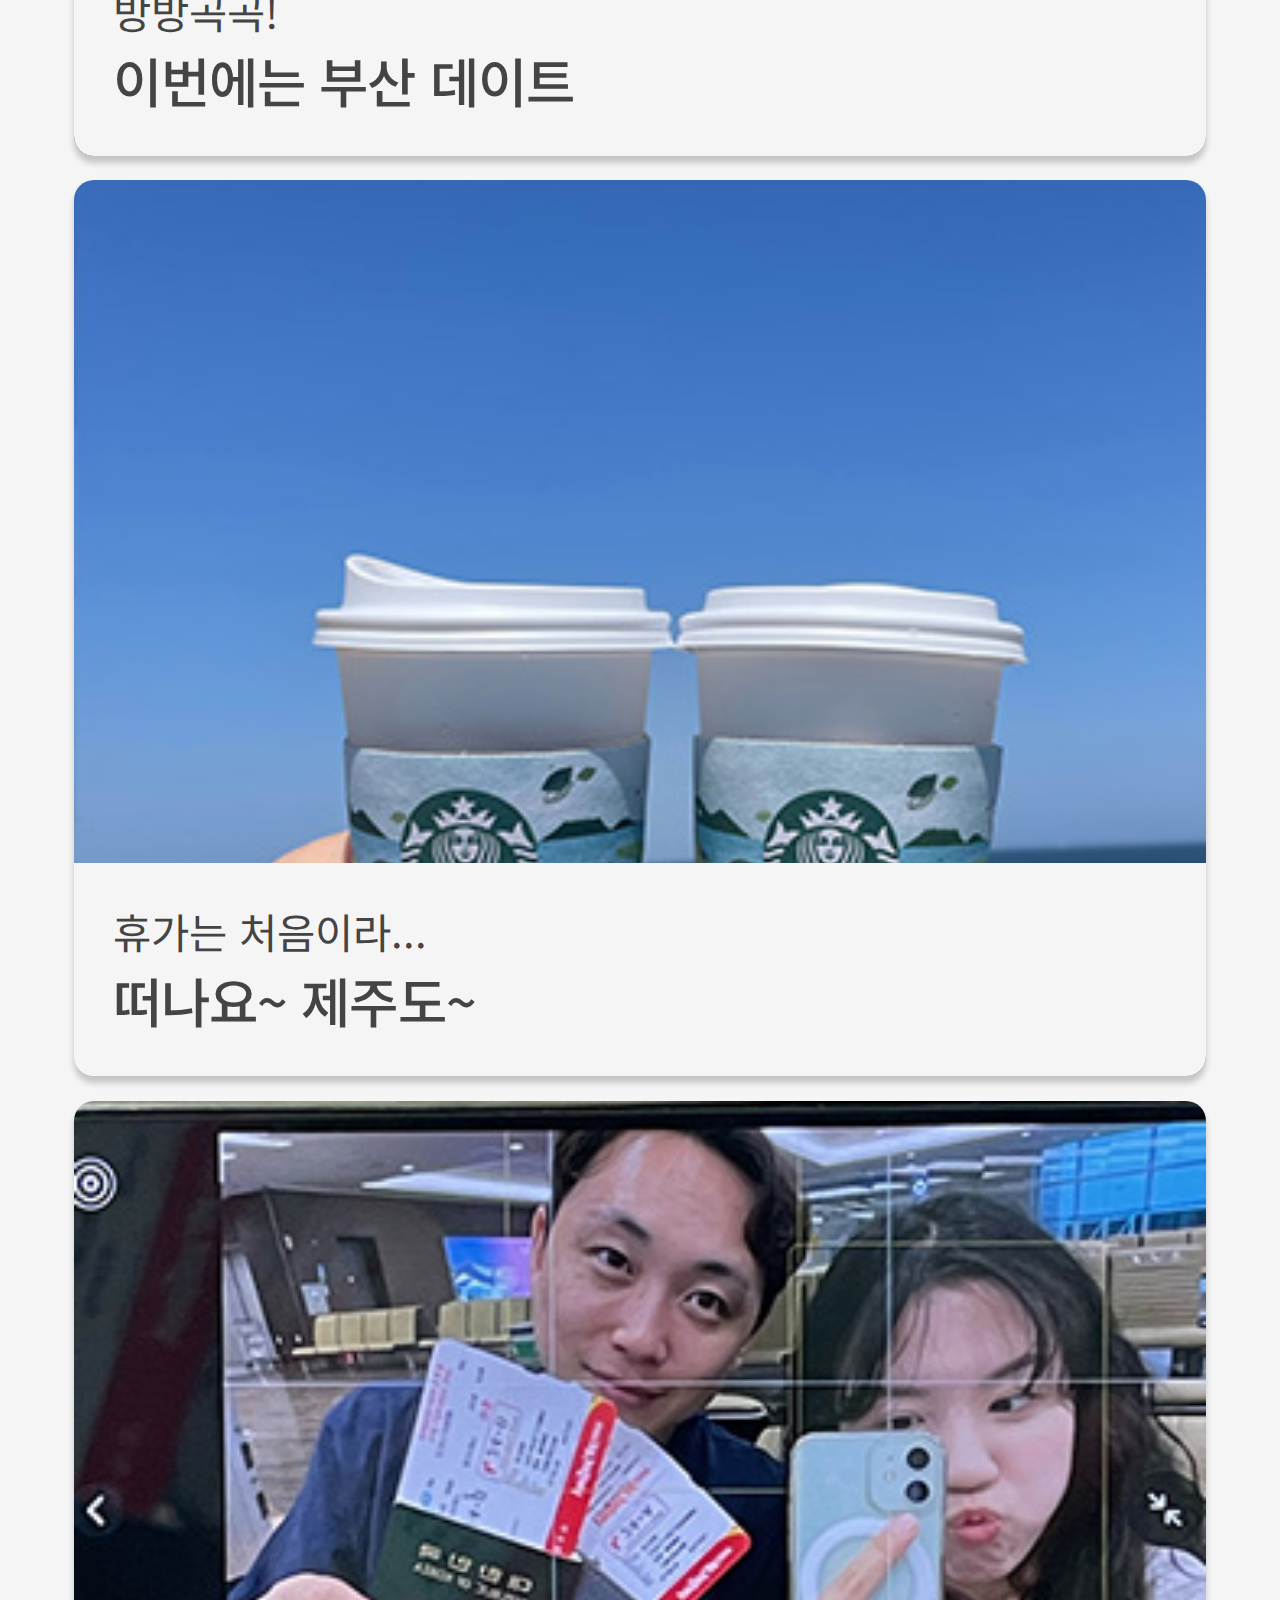
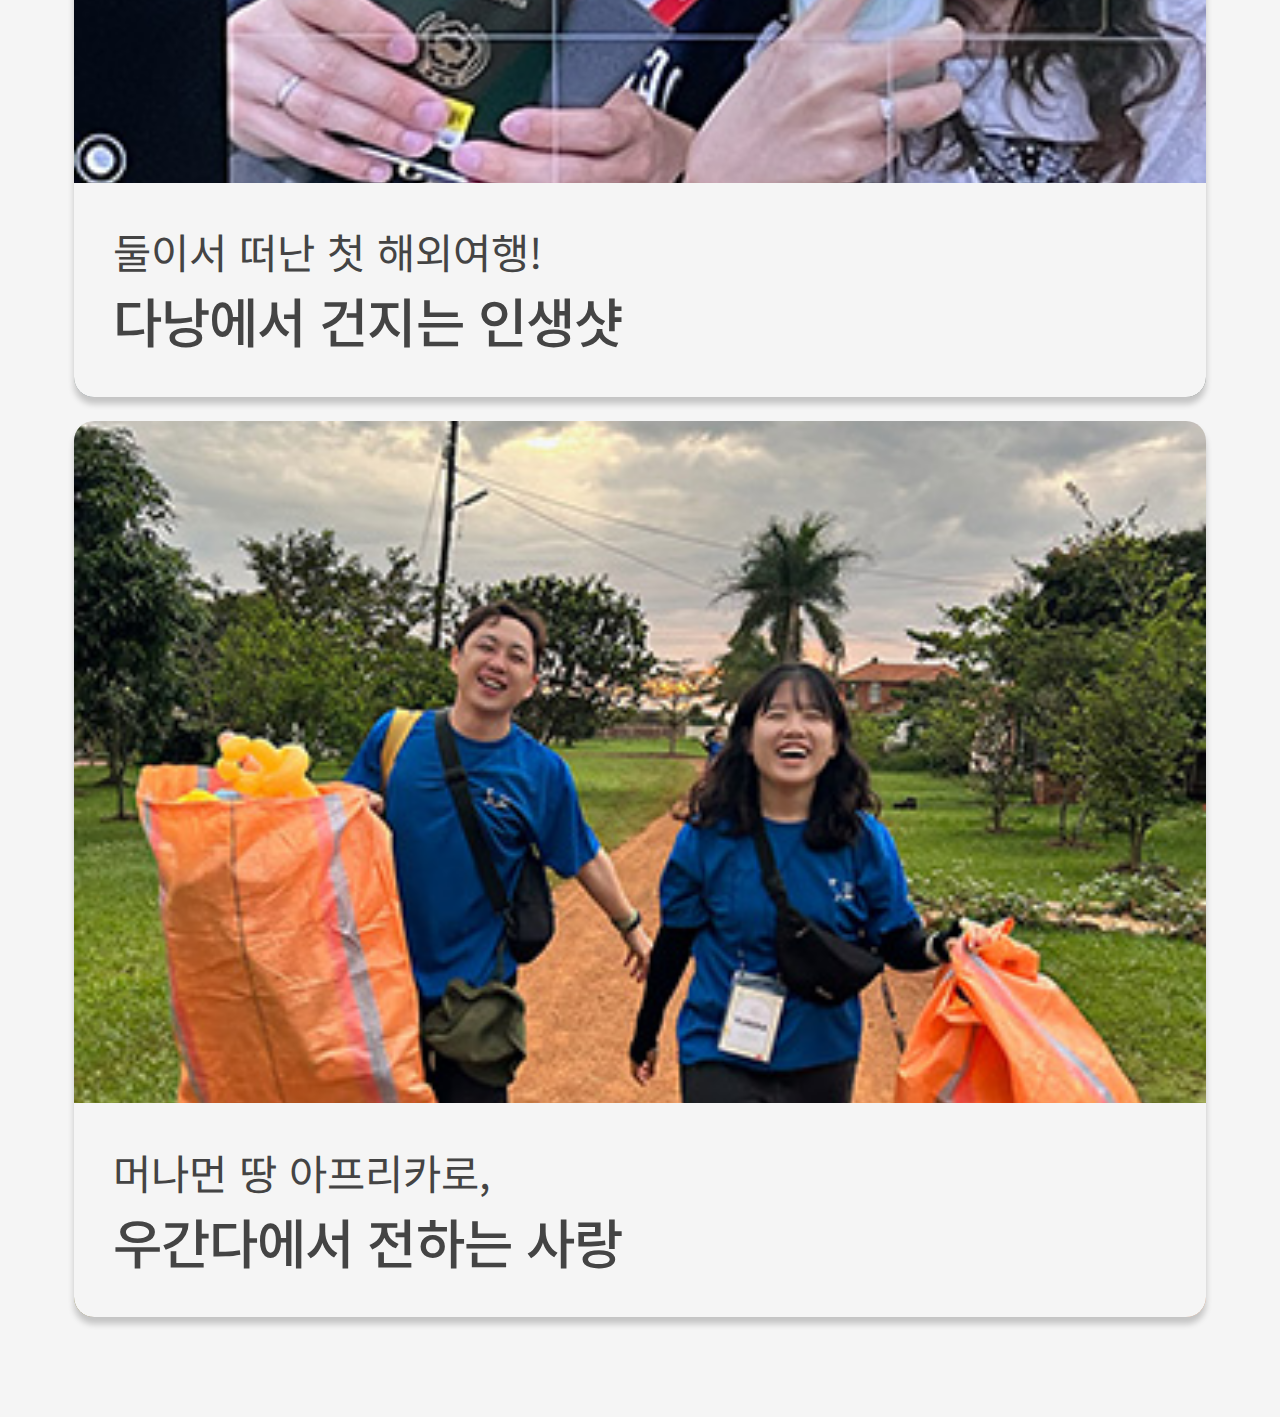
<file: us2.html>
<!DOCTYPE html>
<html lang="ko">

<head>
    <meta charset="UTF-8">
    <meta name="viewport" content="width=device-width, initial-scale=1.0">
    <title>재준♥︎혜진 결혼합니다!</title>
    <link rel="stylesheet" href="https://cdn.jsdelivr.net/npm/swiper@11/swiper-bundle.min.css" />
    <script src="https://cdn.jsdelivr.net/npm/swiper@11/swiper-bundle.min.js"></script>
    <link href="https://fonts.googleapis.com/css2?family=Noto+Sans+KR:wght@100;300;400;500;700;900&display=swap"
        rel="stylesheet">
    <link rel="stylesheet" href="styles.css">
    <link rel="stylesheet" href="contentstyles.css">
    <style>
        :root {
            --swiper-theme-color: #F78383
        }
    </style>
    <meta name="theme-color" content="#white" />
    
    <meta name="apple-mobile-web-app-capable" content="yes" />
    <meta name="apple-mobile-web-app-status-bar-style" content="#white" />
</head>

<body>
    <script src="us2.js"></script>
    <main>
        <div class="title-container">
            <h1>우리🩵</h1>
            <div class="button-container">
                <a href="us.html" class="button-us">
                    <img src="04_우리/아이콘/p2버튼_스토리.png" alt="스토리"></a>

                <a href="us2.html" class="button-us">
                    <img src="04_우리/아이콘/p2버튼_사진첩.png" alt="사진첩"></a>
            </div>
        </div>

        <div class="photo-table">
            <div class="photo-card" onclick="showPhotoAlbum('photo1')">
                <img src="04_우리/사진첩/01/썸네일.jpg" alt="Album 1">
                <div class="text-box">
                    <div class="text-box1">
                        <p>따뜻한 우리의 봄,</p>
                    </div>
                    <div class="text-box2">
                        <p>모교에서 추억하다</p>
                    </div>
                </div>
            </div>

            <div class="photo-card" onclick="showPhotoAlbum('photo2')">
                <img src="04_우리/사진첩/02/썸네일.jpg" alt="Album 2">
                <div class="text-box">
                    <div class="text-box1">
                        <p>풍요로운 가을,</p> 
                    </div>
                    <div class="text-box2">
                        <p>행복한 미래를 꿈꾸다</p>
                    </div>
                </div>
            </div>

            <div class="photo-card" onclick="showPhotoAlbum('photo3')">
                <img src="04_우리/사진첩/03/썸네일.jpg" alt="Album 3">
                <div class="text-box">
                    <div class="text-box1">
                        <p>장거리 연애 시작,</p>
                    </div>
                    <div class="text-box2">
                        <p>우리의 첫 광주 봄나들이</p>
                    </div>
                </div>
            </div>

            <div class="photo-card" onclick="showPhotoAlbum('photo4')">
                <img src="04_우리/사진첩/04/썸네일.jpg" alt="Album 4">
                <div class="text-box">
                    <div class="text-box1">
                        <p>푸릇푸릇 녹차밭에서,</p>
                    </div>
                    <div class="text-box2">
                        <p>덥지만 즐거운 초여름</p>
                    </div>
                </div>
            </div>

            <div class="photo-card" onclick="showPhotoAlbum('photo5')">
                <img src="04_우리/사진첩/05/썸네일.jpg" alt="Album 5">
                <div class="text-box">
                    <div class="text-box1">
                        <p>방방곡곡!</p>
                    </div>
                    <div class="text-box2">
                        <p>이번에는 부산 데이트</p>
                    </div>
                </div>
            </div>

            <div class="photo-card" onclick="showPhotoAlbum('photo8')">
                <img src="04_우리/사진첩/08/썸네일.jpg" alt="Album 8">
                <div class="text-box">
                    <div class="text-box1">
                        <p>휴가는 처음이라...</p>
                    </div>
                    <div class="text-box2">
                        <p>떠나요~ 제주도~</p>
                    </div>
                </div>
            </div>

            <div class="photo-card" onclick="showPhotoAlbum('photo6')">
                <img src="04_우리/사진첩/06/썸네일.jpg" alt="Album 6">
                <div class="text-box">
                    <div class="text-box1">
                        <p>둘이서 떠난 첫 해외여행!</p>
                    </div>
                    <div class="text-box2">
                        <p>다낭에서 건지는 인생샷</p>
                    </div>
                </div>
            </div>

            <div class="photo-card" onclick="showPhotoAlbum('photo7')">
                <img src="04_우리/사진첩/07/썸네일.jpg" alt="Album 7">
                <div class="text-box">
                    <div class="text-box1">
                        <p>머나먼 땅 아프리카로,</p>
                    </div>
                    <div class="text-box2">
                        <p>우간다에서 전하는 사랑</p>
                    </div>
                </div>
            </div>
        </div>


        <!-- Photo Album Overlay (initially hidden) -->
        <div class="photo-album-overlay" id="photoAlbumOverlay" style="display: none;">
            <div class="photo-album-container">
                <div class="subject-container" id="subContainer">
                    
                </div>

                <div class="photo-album" id="photoAlbum">
                    <!-- Slider main container -->
                    <div class="swiper">
                        <!-- Additional required wrapper -->
                        <div class="swiper-wrapper" id="swiperWrapper">
                            <!-- Slides -->
                        </div>
                        <div class="swiper-pagination"></div>
                        <!-- <div class="swiper-button-next"></div>
                        <div class="swiper-button-prev"></div> -->
                    </div>

                    
                </div>

                <div class="text-container" id="textContainer">
                
                </div>

                <!-- Close button -->
                <button onclick="closePhotoAlbum()">
                    <img src="04_우리/아이콘/버튼_닫기.png" alt="닫기"></button>
            </div>
        </div>

    </main>
    <footer>
        <nav class="navigation-bar">
            <a href="index.html" class="nav-button">
                <img src="00_공통/홈.png" alt="홈">
            </a>
            <a href="map.html" class="nav-button">
                <img src="00_공통/위치 및 시간.png" alt="위치 및 시간">
            </a>
            <a href="contact.html" class="nav-button">
                <img src="00_공통/마음 전할 곳.png" alt="마음 전할 곳">
            </a>
            <a href="us.html" class="nav-button">
                <img src="00_공통/우리.png" alt="우리">
            </a>
            <!-- 더 많은 버튼이 필요하다면 위와 같이 추가 -->
        </nav>
    </footer>

    <script>
        const swiper = new Swiper('.swiper', {
            // Optional parameters
            slidesPerView: "auto",
            spaceBetween: 1,
            centeredSlides: true,
            pagination: {
                el: '.swiper-pagination',
            },
            //autoHeight: true,
            // navigation: {
            //    nextEl: ".swiper-button-next",
            //    prevEl: ".swiper-button-prev",
            //}, 
            
        });
    </script>
</body>

</html>
</file>
<file: styles.css>
/* 기본 폰트와 색상 설정 */
body {
    font-family: '나눔고딕', sans-serif;
    color: #444;
    margin: 0;
    /* body와 html 태그의 기본 마진을 제거합니다. */
    padding: 0;
    /* body와 html 태그의 기본 패딩을 제거합니다. */
    width: 100%;
    /* 너비를 100%로 설정하여 화면에 꽉 차게 합니다. */
    padding-bottom: 7.8vh;
        /* 기본 하단 여백 */
}

/* 헤더 스타일링 */
header {
    display: flex;
    justify-content: space-between;
    padding: 10px;
    height: 58px;
    /* pt 대신 px 사용 */
    width: 100%;
    /* 헤더는 보통 전체 너비를 차지합니다 */
}


/* 사이드바와 사진 컨테이너를 Flexbox를 사용하도록 변경 */
.main-content {
    display: flex;
    /* 새로 추가된 클래스 */
    position: relative;
}

.sidebar {
    width: 21vw;
}

/* 결혼 사진 섹션 */
.photo-container {
    width: 79vw;
    /* height: 500pt;*/ 
    float: right; 
    height: auto;
        /* 높이를 auto로 설정하여 콘텐츠에 맞게 조정 */   
}


/* 결혼 날짜 섹션 */
.wedding-date {
    font-family: 'Bodoni 72', 'Book Italic', serif;
    /* 대체 폰트도 함께 명시합니다. */
    font-size: 6.5vw;
    font-style: italic;
    /* 이탤릭체를 적용합니다. */
    color: #6F6F6F;
    /* 회색을 나타내는 일반적인 Hex 코드입니다. */
    text-align: right;
    /* 텍스트를 오른쪽에 정렬합니다. */
    width: 3.25vw;
    position: absolute;
    bottom: 0;
    left: 8.4vw;
    
}

/* 인용문 섹션 */
#wedding-quote {
    margin-top: 3.44vh;
    width: 100%;
    height: auto;
    align-items: center;
}

.navigation-bar {
    display: flex;
    justify-content: space-around;
    background-color: #FADBE1;
    width: 100vw;
    /* 너비를 100%로 설정합니다. */
    padding: 0;
    /* 상하 패딩을 설정합니다. */
    box-shadow: 0 1pt 3pt rgba(0, 0, 0, 0.2);
    /* 그림자 추가 */
    position: fixed;
    /* 네비게이션 바를 고정시킵니다. */
    bottom: 0;
    /* 화면 하단에 위치시킵니다. */
    left: 0;
    /* 좌측 경계부터 시작합니다. */
    height: auto;

}

.nav-button {
    display: block;
    border: none;
    /* 버튼 테두리 제거 */
    background: none;
    /* 버튼 배경 제거 */
    padding: 0px;
    /* 버튼 내부 패딩 */
    margin: 0;
}

.nav-button img {
    width: 23vw;
    /* 이미지 크기 조정 */
    height: auto;
    /* 이미지 높이를 비율에 맞게 자동 조정 */
}


#notice {
    width: 100%;
    height: auto;
    margin-top: -30px;
}
</file>
<file: contentstyles.css>
/* 기본 폰트와 색상 설정 */
body {
    font-family: 'Noto Sans KR', sans-serif;
    background-color: #F5F5F5;
    margin: 0;
    /* body와 html 태그의 기본 마진을 제거합니다. */
    padding: 0;
    /* body와 html 태그의 기본 패딩을 제거합니다. */
    width: 100%;
    /* 너비를 100%로 설정하여 화면에 꽉 차게 합니다. */
    padding-bottom: 7.8vh;
    /* 기본 하단 여백 */
}

.title-container {
    text-align: center;
    margin-top: 5.8vh;
}

.title-container p {
    font-style: 'Noto Sans KR, Regular';
    font-size: 3.256vw;
}

.title-container a {
    font-style: 'Noto Sans KR, Regular';
    font-size: 2.8vw;
    color: #6F6F6F;
    text-decoration: underline;
    letter-spacing: -0.084vw;
}

.title-container img {
    width: 3vw;
}

h1 {
    color: #222222;
    font-weight: 400;
    font-size: 6vw;
    margin: 0;
    padding: 0.43vh 0;
}

.button-container {
    margin-top: 5.38vh;
}

.button-us img {
    padding: 1.4vw;
    width: 23.3vw;
    filter: drop-shadow(0px 1.5px 1.5px rgba(0, 0, 0, 0.3))
    
}


.photo-table {
    display: flex;
    width: 88.37vw;
    margin: 0 5.815vw;
    height: auto;
    /* 높이를 auto로 설정하여 콘텐츠에 맞게 조정 */
    flex-wrap: wrap;
    justify-content: space-between;
    align-content: space-between;
    margin-bottom: 30px;
}

.photo-card {
    width: 100%;
    height: 70vw;
    position: relative;
    margin-top: 2.7vh;
}

.photo-card img {
    width: 100%;
    height: 100%;
    object-fit: cover;
    border-radius: 20px;
    box-shadow: 0 5pt 5pt rgba(0, 0, 0, 0.2);
}

.text-box {
    position: absolute;
    bottom: 0vw;
    /* left: 3vw; */
    width: 100%;
    background-color: #F5F5F5;
    border-radius: 0 0 20px 20px;
}

.text-box1 p {
    font-size: 3.25vw;
    margin: 0;
    margin-left: 3vw;
    margin-top: 3vw;
    padding: 0;
    /* color: white; */
}

.text-box2 p {
    font-size: 4.19vw;
    letter-spacing: -0.1vh;
    margin: 0;
    padding: 0;
    margin-left: 3vw;
    font-weight: 500;
    margin-bottom: 3vw;
    /* color: white; */
}


/* Photo Album Overlay styling */
.photo-album-overlay {
    position: fixed;
    /* Fixed position to cover the entire screen */
    top: 0;
    left: 0;
    width: 100%;
    height: 100%;
    background-color: rgba(0, 0, 0, 0.8);
    /* Semi-transparent background */
    z-index: 1000;
    /* Ensure it's above all other content */
    display: flex;
    /* Use flexbox to center the content */
    justify-content: center;
    /* Center horizontally */
    align-items: center;
    /* Center vertically */
}

.swiper-slide {
    display: flex;
    justify-content: center;
    align-items: center;

    width: 85%;
}

/* .swiper-slide:nth-child(2n) {
    width: 60%;
}

.swiper-slide:nth-child(3n) {
    width: 40%;
} */
.swiper .swiper-pagination-bullet {
    background-color: #ffffff;
    width: 2vw;
    height: 2vw;
}

.swiper-slide img {
    max-width: 100%;
    /* 이미지가 부모 요소의 100% 너비를 넘지 않도록 합니다. */
    height: auto;
    /* 너비에 따라 높이가 자동으로 조정되도록 합니다. */
    margin: 0.75vw 0;
    /* 상하 여백을 화면 너비의 백분율로 설정합니다. */
    display: block;
    /* 이미지가 블록 레벨 요소처럼 행동하게 합니다. */
    object-fit: cover;
    /* 이미지가 컨테이너를 가득 채우도록 합니다. */
}

.photo-album-container {
    border: solid;
    background-color: #ffffff;
    border-radius: 5vw 5vw 0 0;
    width: 90vw;
    /* height: 88vh; */
    height: auto;
    margin-left: 5vw;
    margin-top: 2.5vh;
    padding: 0;
    position: relative;
}

.photo-album-container button {
    /* padding: 1.4vw; */
    margin-left: 33.35vw;
    ;
    margin-bottom: 5vw;
    padding: 0;
    /* position: absolute; */
    /* bottom: 2.5vh; */

    border: none;
    background-color: #ffffff;

}

.photo-album-container button img {
    width: 23.3vw;
}

.subject-container {
    font-style: 'Noto Sans KR, Medium';
    font-size: 3.7vw;
    text-align: center;
    margin: 5.8vw;
}

.subject-container p {
    margin: 0;
    padding: 0;
}

.text-container p {
    margin: 0;
    padding: 0;
    word-break: keep-all;
}

.text-container {
    font-style: 'Noto Sans KR, Regular';
    font-size: 3.2vw;
    text-align: left;
    width: 78vw;
    margin: 5vw;
}

.map-container {
    width: 83.3vw;
    height: 64.9vw;
    margin-left: 8.35vw;
    margin-right: 8.35vw;
    background-color: #ffffff;
    border-radius: 3vw;
    box-shadow: 0 3pt 6pt #00000029;
}

#map {
    max-width: 100%;
    /* height: 500px; */
    height: 50.23vw;
}

#map iframe {
    width: 100%;
    height: 100%;
    border: 0;
    border-radius: 3vw 3vw 0 0;
}

.cal-container {
    width: 86vw;
    margin: 0 7vw;
}

.cal-container img {
    max-width: 100%;
}

.map-info {
    margin: 2.5vw 3.5vw;
    display: flex;
    justify-content: space-between;
}

.info-wrap {
    margin: 0 3.5vw 0 0;
    display: flex;
    justify-content: space-between;
}

.map-info1 p {
    font-family: 'Noto Sans CJK KR,Regular', sans-serif;
    font-weight: 350;
    font-size: 4vw;
    color: #222222;
    letter-spacing: -0.14vw;
    margin: 0;
}

.map-info2 p {
    font-family: 'Noto Sans CJK KR,Regular', sans-serif;
    font-size: 2.33vw;
    color: #6F6F6F;
    letter-spacing: -0.12vw;
    margin: 0;
    margin-top: 0.93vw;
}

.trans-info {
    margin: 10vw 0 0 0;
    padding: 0;
}

.info {
    width: 83.3vw;
    height: auto;
    margin: 1.16vw 8.35vw;
    background-color: #ffffff;
    border-radius: 2vw;
    padding: 3vw 0 2vw 0;
}

.info-title p {
    font-family: 'Noto Sans KR,Regular', sans-serif;
    font-weight: 350;
    font-size: 3.26vw;
    color: #4E4E4E;
    letter-spacing: -0.07vw;
    margin: 0;
    margin-left: 5vw;
    margin-bottom: 1.2vw;
}

.info-content p {
    font-family: 'Noto Sans KR,Regular', sans-serif;
    font-weight: 350;
    font-size: 2.8vw;
    color: #6F6F6F;
    letter-spacing: -0.08vw;
    margin: 0;
    margin-left: 9.77vw;
}

.icon-container {
    width: 15vw;
    display: flex;
    justify-content: space-between;

}

.map-button img {
    height: 7vw;
    width: auto;
    margin: 0;
}

.give-mind-container {
    width: 83.3vw;
    margin-top: 5.35vw;
    margin-left: 8.35vw;
    margin-right: 8.35vw;
}

.give-mind-container img {
    max-width: 100%;
    height: auto;
}

.mind-text-container {
    display: flex;
    justify-content: space-evenly;
    align-items: center;
    margin-top: 5.6vw;
}


/* Photo Album Overlay styling */
.contact-overlay {
    position: fixed;
    /* Fixed position to cover the entire screen */
    top: 0;
    left: 0;
    width: 100%;
    height: 100%;
    background-color: rgba(0, 0, 0, 0.8);
    /* Semi-transparent background */
    z-index: 1000;
    /* Ensure it's above all other content */
    display: flex;
    /* Use flexbox to center the content */
    justify-content: center;
    /* Center horizontally */
    align-items: center;
    /* Center vertically */
}

.contact-container {
    border: solid;
    background-color: #ffffff;
    border-radius: 10vw;
    width: 90vw;
    height: auto;
    margin-left: 5vw;
    margin-top: 20vh;
    padding: 0;
    position: relative;
}

.contact-container button {
    /* padding: 1.4vw; */
    padding: 0;
    /* bottom: 2.5vh; */
    border: none;
    background-color: #ffffff;
    margin: 6.28vw;
    margin-left: 33.35vw;
    

}

.contact-button img{
    filter: drop-shadow(0px 1.5px 1.5px rgba(0, 0, 0, 0.3))
}

.contact-container button img {
    width: 23.3vw;
    
}

.contact-content {
    width: 65vw;
    margin-left: 12.5vw;
    display: flex;
    justify-content: space-around;
    align-items: center;
}

.identity-man {
    width: 15vw;
    font-size: 3.26vw;
    color: #488ED5;
    font-family: 'Noto Sans KR, Regular';
    text-align: center;
    letter-spacing: -0.2vw;
}

.identity-woman {
    width: 15vw;
    font-size: 3.26vw;
    color: #F78383;
    font-family: 'Noto Sans KR, Regular';
    text-align: center;
    letter-spacing: -0.2vw;
}

.name {
    font-family: 'Noto Sans KR, Regular';
    text-align: center;
    font-size: 3.26vw;
    color: #4E4E4E;
}

hr {
    margin: 6.28vw;
    margin-left: 12.5vw;
    width: 65vw;
    size: 2;
}

.account-box {
    width: 83.3vw;
    height: auto;
    margin: 2vw 8.35vw;
    background-color: #ffffff;
    border-radius: 2vw;
    padding: 4.5vw 0 3.5vw 0;
    box-shadow: 0 3pt 6pt #00000029;
}

.collapsible {
    color: #4E4E4E;
    cursor: pointer;
    border: none;
    text-align: left;
    outline: none;
    font-family: 'Noto Sans KR,Regular', sans-serif;
    font-weight: 350;
    font-size: 3.26vw;
    letter-spacing: -0.07vw;
    margin: 0 5.8vw 0 10.7vw;
    display: flex;
    justify-content: space-between;
    align-items: center;
}

.collapsible p {
    margin: 0;
}

.account-info {
    margin-top: 14vw;
}

.account-contant {
    max-height: 0;
    overflow: hidden;
    transition: max-height 0.2s ease-out;
    font-family: 'Noto Sans KR,Regular', sans-serif;
    font-weight: 350;
    font-size: 3.26vw;
    letter-spacing: -0.07vw;
    margin-left: 11.16vw;
}

.account-contant p {
    margin-top: 5vw;
    text-decoration-line: none;
    text-decoration-color: #4E4E4E;

}

.collapsible:after {
    content: '\25BD';
    color: #4E4E4E;
    font-weight: bold;
}

.active:after {
    content: "\25B3";
}

.Story-board {
    margin-top: 10vw;
}

.Story-board img {

    width: 100vw;
    height: auto;
    /* border-radius: 10vw 10vw 0 0; */
}
</file>
<file: CommentStyle.css>
h3 {
    font-family: 'Noto Sans KR', sans-serif;
    text-align: center;
    color: #222222;
    font-weight: 400;
    font-size: 6vw;
    margin: 0;
    padding: 0.43vh 0;
}

/* #HCB_comment_form_box {
    margin-top: 5.35vw;
} */

/* #hcb_msg {
    display: none;
} */

.hcb-icon {
    display: none;
}

.home-desc {

    display: none;
}

#HCB_comment_box #hcb_form .btn,
#HCB_comment_box #HCB_comment_form_box .btn {
    background-color: #F78383;
    border: none;
    font-family: 'Noto Sans KR', sans-serif;
    width: 84vw;
    font-size: 3.15vw;
}

.HCB_container {
    margin-top: 5.8vh;
    width: 84vw;
    height: auto;
    margin-left: 8vw;
}

#HCB_comment_box #hcb_form textarea,
#HCB_comment_box #hcb_form #hcb_form_name {
    font-family: 'Noto Sans KR', sans-serif;
    font-size: 3vw;
}

#HCB_comment_box .hcb-comment-tb button {
    font-family: 'Noto Sans KR', sans-serif;
    font-size: 2.8vw;
}
</file>
